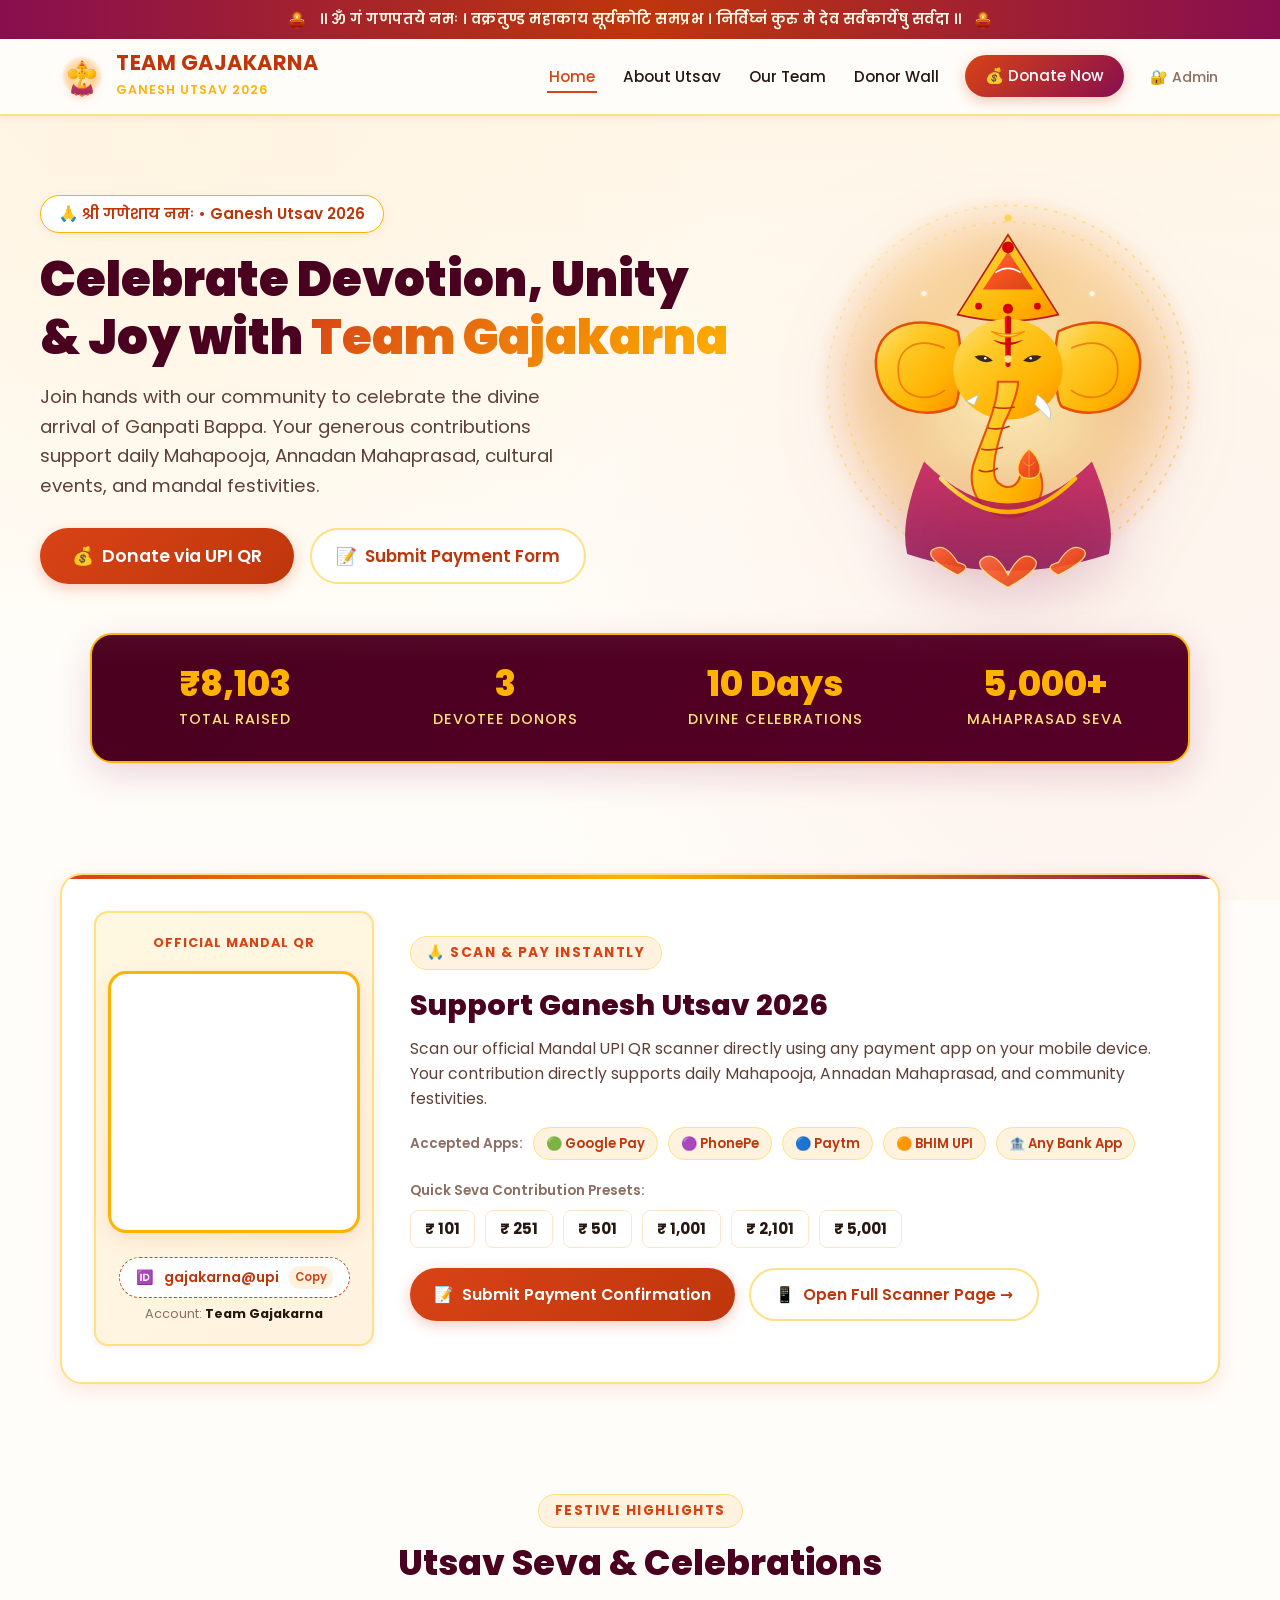
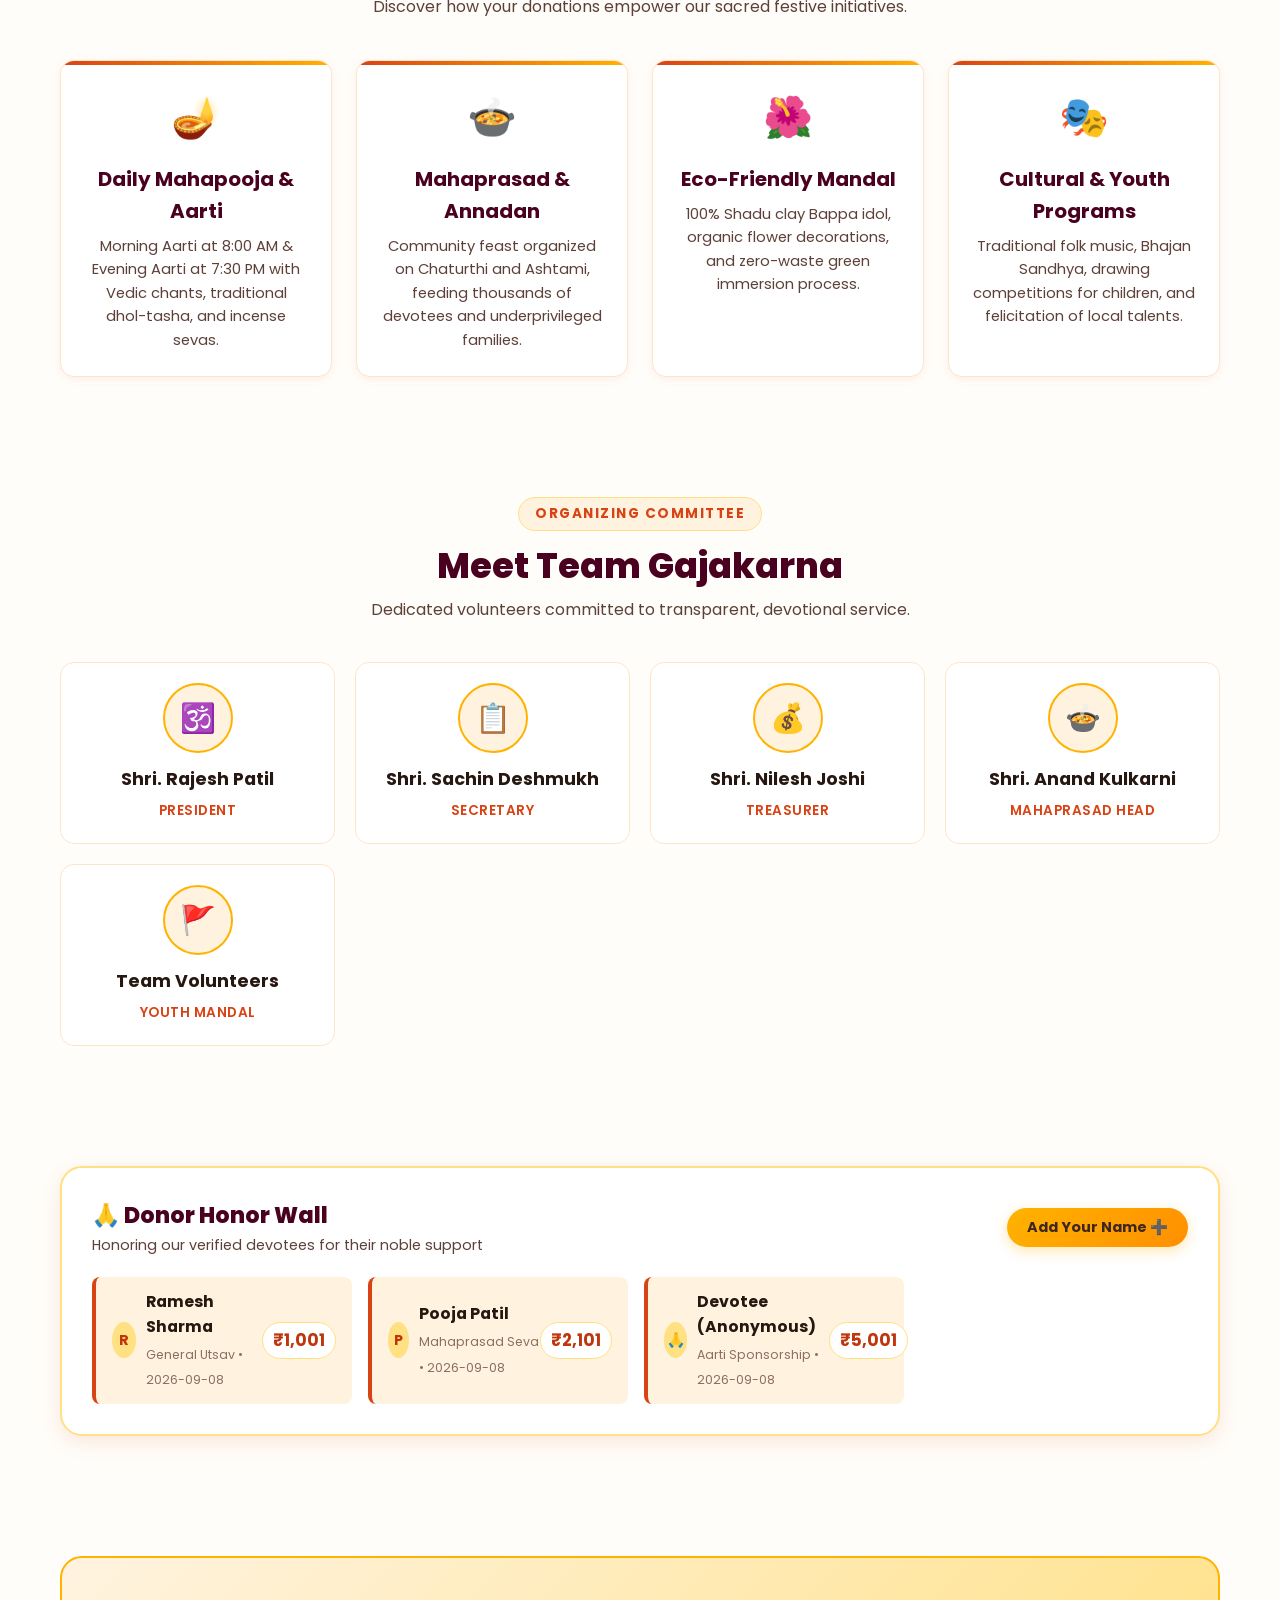
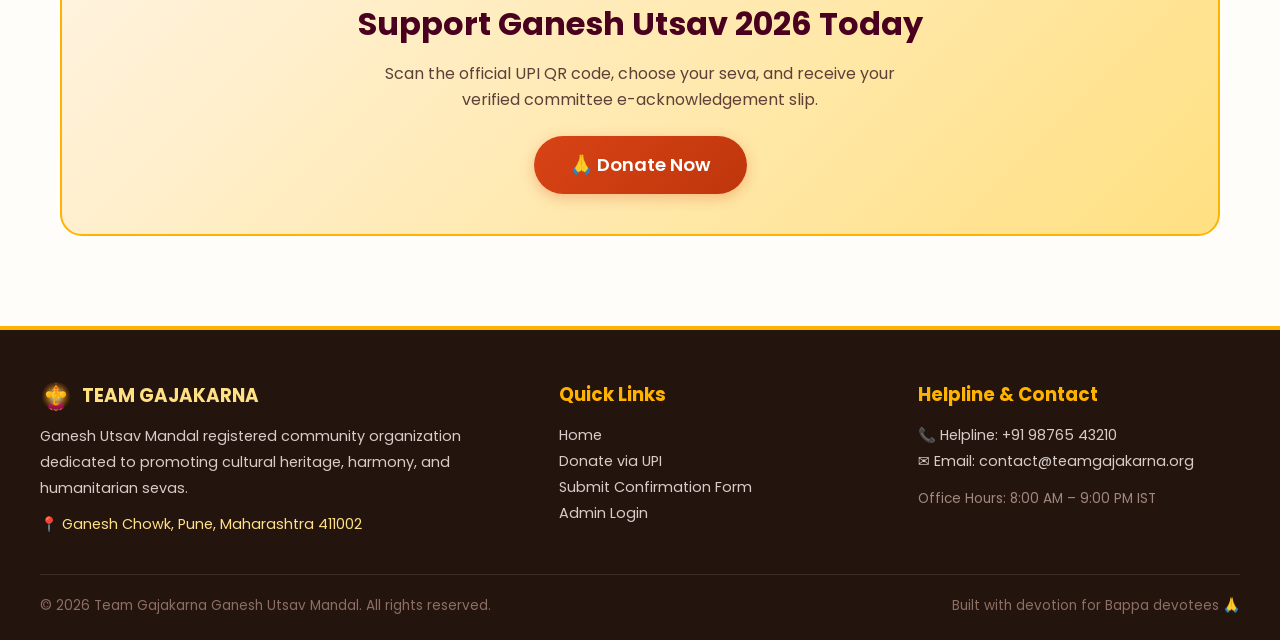
<file: index.html>
<!DOCTYPE html>
<html lang="en">
<head>
  <meta charset="UTF-8">
  <meta name="viewport" content="width=device-width, initial-scale=1.0">
  <title>Team Gajakarna | Ganesh Utsav 2026 Donation Portal</title>
  <link rel="preconnect" href="https://fonts.googleapis.com">
  <link rel="preconnect" href="https://fonts.gstatic.com" crossorigin>
  <link href="https://fonts.googleapis.com/css2?family=Cinzel:wght@600;700;800;900&family=Poppins:wght@400;500;600;700&display=swap" rel="stylesheet">
  <link rel="stylesheet" href="css/style.css">
  <link rel="icon" type="image/svg+xml" href="assets/ganesha.svg">
</head>
<body>

  <!-- Auspicious Top Shloka Bar -->
  <div class="top-shloka-bar">
    <img src="assets/diya.svg" alt="Diya" style="width: 20px; height: 20px;">
    <span class="shloka-text">॥ ॐ गं गणपतये नमः । वक्रतुण्ड महाकाय सूर्यकोटि समप्रभ । निर्विघ्नं कुरु मे देव सर्वकार्येषु सर्वदा ॥</span>
    <img src="assets/diya.svg" alt="Diya" style="width: 20px; height: 20px;">
  </div>

  <!-- Main Navigation Header -->
  <header class="main-header">
    <div class="nav-container">
      <a href="index.html" class="brand-logo">
        <img src="assets/ganesha.svg" alt="Team Gajakarna Logo" class="brand-icon">
        <div class="brand-text">
          <h1>TEAM GAJAKARNA</h1>
          <span>Ganesh Utsav 2026</span>
        </div>
      </a>

      <ul class="nav-links">
        <li><a href="index.html" class="active">Home</a></li>
        <li><a href="#about-utsav">About Utsav</a></li>
        <li><a href="#team">Our Team</a></li>
        <li><a href="#donor-wall">Donor Wall</a></li>
        <li><a href="donate.html" class="nav-cta-btn">💰 Donate Now</a></li>
        <li><a href="login.html" title="Admin Portal" style="font-size: 0.88rem; color: var(--text-muted);">🔐 Admin</a></li>
      </ul>

      <button class="mobile-menu-toggle" id="mobile-menu-btn" aria-label="Toggle Menu">☰</button>
    </div>

    <!-- Mobile Drawer -->
    <div class="mobile-drawer" id="mobile-drawer">
      <a href="index.html">🏠 Home</a>
      <a href="#about-utsav">🕉️ About Utsav</a>
      <a href="#team">👥 Our Team</a>
      <a href="#donor-wall">📜 Donor Wall</a>
      <a href="donate.html" style="color: var(--primary); font-weight: 700;">💰 Donate Now</a>
      <a href="confirmation.html">📝 Submit Payment Details</a>
      <a href="login.html">🔐 Admin Portal</a>
    </div>
  </header>

  <main>
    <!-- Festive Hero Section -->
    <section class="hero-section">
      <div class="hero-grid">
        <div class="hero-content">
          <div class="hero-badge" id="public-hero-badge">
            <span>🙏 श्री गणेशाय नमः • Ganesh Utsav 2026</span>
          </div>
          <h2 class="hero-heading" id="public-hero-heading">
            Celebrate Devotion, Unity & Joy with <span class="highlight">Team Gajakarna</span>
          </h2>
          <p class="hero-subtext" id="public-hero-subtitle">
            Join hands with our community to celebrate the divine arrival of Ganpati Bappa. Your generous contributions support daily Mahapooja, Annadan Mahaprasad, cultural events, and mandal festivities.
          </p>
          <div class="hero-ctas">
            <a href="donate.html" class="btn btn-primary" style="font-size: 1.1rem; padding: 14px 32px;">
              <span>💰</span> Donate via UPI QR
            </a>
            <a href="confirmation.html" class="btn btn-secondary" style="font-size: 1.05rem;">
              <span>📝</span> Submit Payment Form
            </a>
          </div>
        </div>

        <div class="hero-art-container">
          <div class="hero-ganesha-wrapper">
            <img src="assets/ganesha.svg" alt="Lord Ganesha" class="hero-ganesha-img">
          </div>
        </div>
      </div>
    </section>

    <!-- Live Stats / Highlights Strip -->
    <div class="container" style="padding-top: 0;">
      <div class="stats-strip">
        <div class="stats-grid">
          <div class="stat-item">
            <h3 id="stat-hero-total">₹85,500</h3>
            <p>Total Raised</p>
          </div>
          <div class="stat-item">
            <h3 id="stat-hero-donors">126</h3>
            <p>Devotee Donors</p>
          </div>
          <div class="stat-item">
            <h3>10 Days</h3>
            <p>Divine Celebrations</p>
          </div>
          <div class="stat-item">
            <h3>5,000+</h3>
            <p>Mahaprasad Seva</p>
          </div>
        </div>
      </div>
    </div>

    <!-- Official Mandal UPI Scanner Section -->
    <section class="container home-scanner-section" id="scanner-section">
      <div class="home-scanner-wrapper">
        
        <!-- Left: QR Scanner Frame -->
        <div class="home-scanner-box">
          <span style="font-size: 0.8rem; font-weight: 700; color: var(--primary); text-transform: uppercase; letter-spacing: 1px;">
            Official Mandal QR
          </span>
         <div class="qr-frame-box">
          <div id="qrcode-canvas-wrap"></div>
          <div id="qr-amount-indicator" style="margin-top: 10px; font-weight: 800; font-size: 1.1rem; color: var(--maroon);">
      
          </div>
        </div>
          <div class="upi-id-pill" id="home-btn-copy-upi" style="font-size: 0.88rem; margin-top: 6px;" title="Click to copy UPI ID">
            <span>🆔</span>
            <span id="home-display-upi-id">gajakarna@upi</span>
            <span style="font-size: 0.72rem; background: var(--bg-subtle); padding: 2px 6px; border-radius: 10px; color: var(--primary);">Copy</span>
          </div>
          <small style="color: var(--text-muted); font-size: 0.8rem; margin-top: 6px;">
            Account: <strong id="home-payee-display" style="color: var(--text-primary);">Team Gajakarna</strong>
          </small>
        </div>

        <!-- Right: Information & Payment CTAs -->
        <div class="home-scanner-content">
          <span class="section-tag">🙏 Scan & Pay Instantly</span>
          <h3>Support Ganesh Utsav 2026</h3>
          <p>
            Scan our official Mandal UPI QR scanner directly using any payment app on your mobile device. Your contribution directly supports daily Mahapooja, Annadan Mahaprasad, and community festivities.
          </p>

          <!-- Supported Apps Icons -->
          <div class="upi-apps-row">
            <span style="font-size: 0.85rem; font-weight: 600; color: var(--text-muted);">Accepted Apps:</span>
            <span class="upi-app-badge">🟢 Google Pay</span>
            <span class="upi-app-badge">🟣 PhonePe</span>
            <span class="upi-app-badge">🔵 Paytm</span>
            <span class="upi-app-badge">🟠 BHIM UPI</span>
            <span class="upi-app-badge">🏦 Any Bank App</span>
          </div>

          <!-- Quick Seva Amount Pills -->
          <div style="margin-bottom: 8px;">
            <span style="font-size: 0.85rem; font-weight: 600; color: var(--text-muted); display: block; margin-bottom: 8px;">Quick Seva Contribution Presets:</span>
            <div class="quick-amount-tags">
              <a href="donate.html?amount=101" class="quick-amt-btn">₹ 101</a>
              <a href="donate.html?amount=251" class="quick-amt-btn">₹ 251</a>
              <a href="donate.html?amount=501" class="quick-amt-btn">₹ 501</a>
              <a href="donate.html?amount=1001" class="quick-amt-btn">₹ 1,001</a>
              <a href="donate.html?amount=2101" class="quick-amt-btn">₹ 2,101</a>
              <a href="donate.html?amount=5001" class="quick-amt-btn">₹ 5,001</a>
            </div>
          </div>

          <!-- Action Buttons -->
          <div style="display: flex; gap: 14px; flex-wrap: wrap; margin-top: 14px;">
            <a href="confirmation.html" class="btn btn-primary" style="font-size: 0.98rem; padding: 12px 24px;">
              <span>📝</span> Submit Payment Confirmation
            </a>
            <a href="donate.html" class="btn btn-secondary" style="font-size: 0.98rem; padding: 12px 24px;">
              <span>📱</span> Open Full Scanner Page →
            </a>
          </div>
        </div>

      </div>
    </section>

    <!-- About Ganesh Utsav 2026 -->
    <section class="container" id="about-utsav">
      <div class="section-header">
        <span class="section-tag">Festive Highlights</span>
        <h2 class="section-title">Utsav Seva & Celebrations</h2>
        <p class="section-subtitle">Discover how your donations empower our sacred festive initiatives.</p>
      </div>

      <div class="utsav-details-grid" id="public-utsav-grid">
        <div class="utsav-card">
          <div class="utsav-card-icon">🪔</div>
          <h3>Daily Mahapooja & Aarti</h3>
          <p>Morning Aarti at 8:00 AM & Evening Aarti at 7:30 PM with Vedic chants, traditional dhol-tasha, and incense sevas.</p>
        </div>

        <div class="utsav-card">
          <div class="utsav-card-icon">🍲</div>
          <h3>Mahaprasad & Annadan</h3>
          <p>Community feast organized on Chaturthi and Ashtami, feeding thousands of devotees and underprivileged families.</p>
        </div>

        <div class="utsav-card">
          <div class="utsav-card-icon">🌺</div>
          <h3>Eco-Friendly Mandal</h3>
          <p>100% Shadu clay Bappa idol, organic flower decorations, and zero-waste green immersion process.</p>
        </div>

        <div class="utsav-card">
          <div class="utsav-card-icon">🎭</div>
          <h3>Cultural & Youth Programs</h3>
          <p>Traditional folk music, Bhajan Sandhya, drawing competitions for children, and felicitation of local talents.</p>
        </div>
      </div>
    </section>

    <!-- Committee Section -->
    <section class="container" id="team">
      <div class="section-header">
        <span class="section-tag">Organizing Committee</span>
        <h2 class="section-title">Meet Team Gajakarna</h2>
        <p class="section-subtitle">Dedicated volunteers committed to transparent, devotional service.</p>
      </div>

      <div class="team-grid" id="public-team-grid">
        <div class="team-card">
          <div class="team-avatar-box">🕉️</div>
          <h4>Shri. Rajesh Patil</h4>
          <span class="team-role">President</span>
        </div>
        <div class="team-card">
          <div class="team-avatar-box">📋</div>
          <h4>Shri. Sachin Deshmukh</h4>
          <span class="team-role">Secretary</span>
        </div>
        <div class="team-card">
          <div class="team-avatar-box">💰</div>
          <h4>Shri. Nilesh Joshi</h4>
          <span class="team-role">Treasurer</span>
        </div>
        <div class="team-card">
          <div class="team-avatar-box">🍲</div>
          <h4>Shri. Anand Kulkarni</h4>
          <span class="team-role">Mahaprasad Head</span>
        </div>
        <div class="team-card">
          <div class="team-avatar-box">🚩</div>
          <h4>Team Volunteers</h4>
          <span class="team-role">Youth Mandal</span>
        </div>
      </div>
    </section>

    <!-- Public Donor Honor Wall -->
    <section class="container" id="donor-wall">
      <div class="donor-wall-box">
        <div class="donor-wall-header">
          <div>
            <h3 style="font-size: 1.4rem; color: var(--maroon); font-weight: 800;">🙏 Donor Honor Wall</h3>
            <p style="font-size: 0.9rem; color: var(--text-secondary);">Honoring our verified devotees for their noble support</p>
          </div>
          <a href="donate.html" class="btn btn-gold" style="font-size: 0.9rem; padding: 8px 20px;">
            Add Your Name ➕
          </a>
        </div>

        <!-- Rendered dynamically by main.js -->
        <div class="donor-wall-list" id="public-donor-list">
          <div style="text-align: center; grid-column: 1/-1; padding: 20px; color: var(--text-muted);">
            Loading verified donors...
          </div>
        </div>
      </div>
    </section>

    <!-- Donation Banner CTA -->
    <section class="container" style="text-align: center; margin-bottom: 60px;">
      <div style="background: linear-gradient(135deg, #FFF3E0, #FFE082); border: 2px solid var(--accent-gold); border-radius: var(--radius-lg); padding: 40px 20px;">
        <h2 style="font-size: 2rem; color: var(--maroon); margin-bottom: 12px;">Support Ganesh Utsav 2026 Today</h2>
        <p style="color: var(--text-secondary); max-width: 550px; margin: 0 auto 24px;">Scan the official UPI QR code, choose your seva, and receive your verified committee e-acknowledgement slip.</p>
        <a href="donate.html" class="btn btn-primary" style="font-size: 1.15rem; padding: 14px 36px;">
          🙏 Donate Now
        </a>
      </div>
    </section>
  </main>

  <!-- Main Footer -->
  <footer class="main-footer">
    <div class="footer-grid">
      <div class="footer-col">
        <div style="display: flex; align-items: center; gap: 10px; margin-bottom: 12px;">
          <img src="assets/ganesha.svg" alt="Logo" style="width: 32px; height: 32px;">
          <h4 style="margin: 0; color: #FFE082;">TEAM GAJAKARNA</h4>
        </div>
        <p>Ganesh Utsav Mandal registered community organization dedicated to promoting cultural heritage, harmony, and humanitarian sevas.</p>
        <p style="margin-top: 10px; color: #FFE082;" id="public-contact-address">📍 Ganesh Chowk, Pune, Maharashtra 411002</p>
      </div>

      <div class="footer-col">
        <h4>Quick Links</h4>
        <ul>
          <li><a href="index.html">Home</a></li>
          <li><a href="donate.html">Donate via UPI</a></li>
          <li><a href="confirmation.html">Submit Confirmation Form</a></li>
          <li><a href="login.html">Admin Login</a></li>
        </ul>
      </div>

      <div class="footer-col">
        <h4>Helpline & Contact</h4>
        <p id="public-contact-helpline">📞 Helpline: +91 98765 43210</p>
        <p id="public-contact-email">✉️ Email: contact@teamgajakarna.org</p>
        <p style="margin-top: 12px; font-size: 0.85rem; color: #A1887F;" id="public-contact-hours">Office Hours: 8:00 AM – 9:00 PM IST</p>
      </div>
    </div>

    <div class="footer-bottom">
      <span>© 2026 Team Gajakarna Ganesh Utsav Mandal. All rights reserved.</span>
      <span>Built with devotion for Bappa devotees 🙏</span>
    </div>
  </footer>

  <!-- Scripts -->
  <script src="js/config.js"></script>
  <script src="js/main.js"></script>
</body>
</html>
</file>
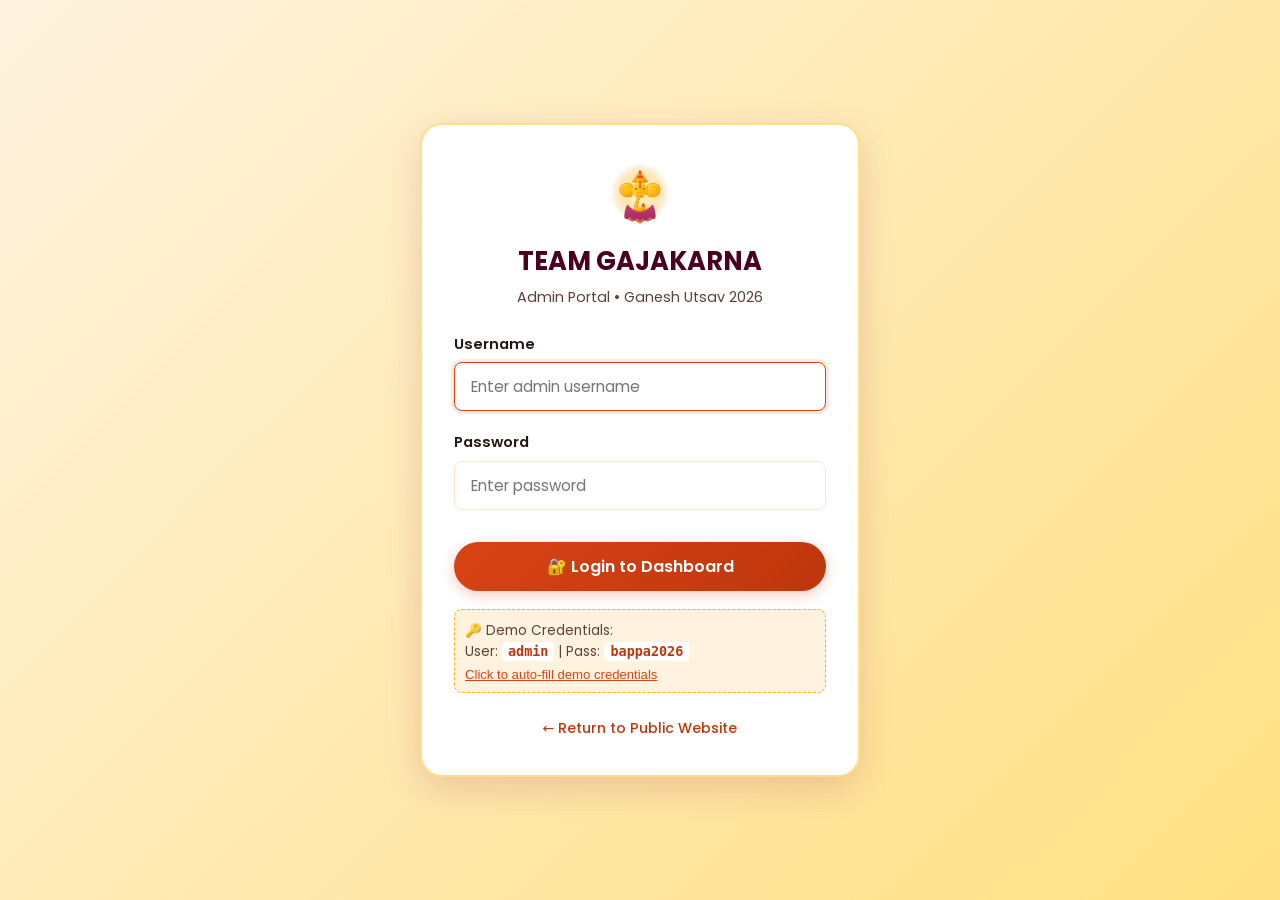
<file: admin.html>
<!DOCTYPE html>
<html lang="en">
<head>
  <meta charset="UTF-8">
  <meta name="viewport" content="width=device-width, initial-scale=1.0">
  <title>Admin Dashboard | Team Gajakarna Ganesh Utsav 2026</title>
  <link rel="preconnect" href="https://fonts.googleapis.com">
  <link rel="preconnect" href="https://fonts.gstatic.com" crossorigin>
  <link href="https://fonts.googleapis.com/css2?family=Cinzel:wght@600;700;800&family=Poppins:wght@400;500;600;700&display=swap" rel="stylesheet">
  <link rel="stylesheet" href="css/style.css">
  <link rel="stylesheet" href="css/admin.css">
  <link rel="icon" type="image/svg+xml" href="assets/ganesha.svg">
</head>
<body class="admin-body">

  <!-- Admin Sticky Navigation Bar -->
  <nav class="admin-navbar">
    <div class="admin-nav-brand">
      <img src="assets/ganesha.svg" alt="Logo" style="width: 32px; height: 32px;">
      <span style="font-weight: 700; font-size: 1.1rem; letter-spacing: 0.5px;">TEAM GAJAKARNA</span>
      <span class="admin-badge">Admin Console</span>
    </div>

    <div class="admin-user-menu">
      <a href="index.html" class="btn-nav-outline" target="_blank">
        🌐 View Public Site
      </a>
      <button type="button" class="btn-nav-outline" id="btn-open-settings">
        ⚙️ QR / UPI Settings
      </button>
      <button type="button" class="btn-logout" id="btn-admin-logout">
        🚪 Logout
      </button>
    </div>
  </nav>

  <!-- Admin Navigation Tabs -->
  <div class="admin-tabs-nav">
    <button type="button" class="admin-tab-btn active" data-tab="tab-donations">
      📊 Donations & Records
    </button>
    <button type="button" class="admin-tab-btn" data-tab="tab-cms">
      🌐 Edit Website Content (CMS)
    </button>
    <button type="button" class="admin-tab-btn" data-tab="tab-settings">
      ⚙️ Payment & QR Settings
    </button>
  </div>

  <!-- Main Admin Dashboard Container -->
  <div class="admin-container">

    <!-- ====================================================================
         TAB 1: DONATIONS MANAGEMENT
         ==================================================================== -->
    <div class="admin-tab-pane active" id="tab-donations">

      <!-- Backend Mode Indicator (Demo vs Live) -->
      <div id="backend-mode-badge"></div>

      <!-- Header & Action Row -->
      <div class="dash-header">
        <div>
          <h2>Donations & Utsav Records</h2>
          <p style="color: var(--text-secondary); font-size: 0.95rem;">
            Track devotee payments, verify bank UTRs, and manage donor acknowledgements.
          </p>
        </div>

        <div class="dash-actions">
          <button type="button" class="btn btn-secondary" id="btn-print-admin" style="font-size: 0.9rem; padding: 9px 18px;">
            🖨️ Print Summary
          </button>
          <button type="button" class="btn btn-primary" id="btn-export-csv" style="font-size: 0.9rem; padding: 9px 18px;">
            📥 Export CSV
          </button>
        </div>
      </div>

      <!-- KPI Metric Cards Grid -->
      <div class="kpi-grid">
        <div class="kpi-card kpi-total">
          <div class="kpi-icon">💰</div>
          <div class="kpi-content">
            <h4>Total Collection</h4>
            <div class="kpi-val" id="kpi-total-val">₹0</div>
          </div>
        </div>

        <div class="kpi-card kpi-donors">
          <div class="kpi-icon">👥</div>
          <div class="kpi-content">
            <h4>Verified Donors</h4>
            <div class="kpi-val" id="kpi-donors-val">0</div>
          </div>
        </div>

        <div class="kpi-card kpi-today">
          <div class="kpi-icon">📅</div>
          <div class="kpi-content">
            <h4>Today's Collection</h4>
            <div class="kpi-val" id="kpi-today-val">₹0</div>
          </div>
        </div>

        <div class="kpi-card kpi-pending">
          <div class="kpi-icon">⏳</div>
          <div class="kpi-content">
            <h4>Pending Verification</h4>
            <div class="kpi-val" id="kpi-pending-val">0</div>
          </div>
        </div>
      </div>

      <!-- Filters & Search Control Bar -->
      <div class="table-controls-card">
        <div class="search-box">
          <span class="search-icon">🔍</span>
          <input type="text" id="admin-search-input" placeholder="Search by Donor Name, Mobile, UTR, or ID...">
        </div>

        <div class="filters-row">
          <div>
            <label style="font-size: 0.8rem; font-weight: 600; color: var(--text-muted); display: block;">Status:</label>
            <select id="admin-filter-status" class="filter-select">
              <option value="All">All Statuses</option>
              <option value="Pending">Pending</option>
              <option value="Verified">Verified</option>
              <option value="Rejected">Rejected</option>
            </select>
          </div>

          <div>
            <label style="font-size: 0.8rem; font-weight: 600; color: var(--text-muted); display: block;">Category:</label>
            <select id="admin-filter-category" class="filter-select">
              <option value="All">All Categories</option>
              <option value="General Utsav">General Utsav</option>
              <option value="Mahaprasad Seva">Mahaprasad Seva</option>
              <option value="Flower Decoration">Flower Decoration</option>
              <option value="Aarti Sponsorship">Aarti Sponsorship</option>
              <option value="Cultural Programs">Cultural Programs</option>
            </select>
          </div>
        </div>
      </div>

      <!-- Donation Records Table -->
      <div class="table-card">
        <div style="padding: 12px 20px; border-bottom: 1px solid #EEE; display: flex; justify-content: space-between; align-items: center;">
          <span style="font-weight: 600; font-size: 0.92rem; color: var(--text-secondary);" id="admin-record-count">Loading records...</span>
          <small style="color: var(--text-muted);">Tip: Click screenshot thumbnail to zoom proof</small>
        </div>

        <div class="table-responsive">
          <table class="donation-table">
            <thead>
              <tr>
                <th>ID</th>
                <th>Date & Time</th>
                <th>Donor Name</th>
                <th>Mobile</th>
                <th>Amount</th>
                <th>Seva Category</th>
                <th>UTR / Ref No</th>
                <th style="text-align: center;">Proof</th>
                <th>Status</th>
                <th>Actions</th>
              </tr>
            </thead>
            <tbody id="donation-table-body">
              <!-- Rendered by admin.js -->
            </tbody>
          </table>
        </div>
      </div>
    </div>

    <!-- ====================================================================
         TAB 2: EDIT WEBSITE CONTENT (CMS)
         ==================================================================== -->
    <div class="admin-tab-pane" id="tab-cms">
      <div class="dash-header">
        <div>
          <h2>🌐 Public Website Content Editor</h2>
          <p style="color: var(--text-secondary); font-size: 0.95rem;">
            Edit all public website titles, festival dates, Aarti timings, and committee roster. Changes reflect immediately on the live website.
          </p>
        </div>
        <div class="dash-actions">
          <a href="index.html" target="_blank" class="btn btn-secondary" style="font-size: 0.9rem; padding: 9px 18px;">
            👁️ Preview Website
          </a>
        </div>
      </div>

      <form id="cms-editor-form">

        <!-- 1. Top Shloka Bar -->
        <div class="cms-card">
          <div class="cms-card-header">
            <h3>📜 1. Top Announcement & Sanskrit Shloka Bar</h3>
            <span style="font-size: 0.8rem; color: var(--text-muted);">Shown on the very top of all pages</span>
          </div>
          <div class="cms-card-body">
            <div class="form-group">
              <label class="form-label">Top Banner Text / Shloka</label>
              <textarea id="cms-top-shloka" class="form-control" rows="2" required></textarea>
              <small style="color: var(--text-muted); font-size: 0.78rem;">e.g. Sanskrit prayer, darshan timings announcement, or festive greetings.</small>
            </div>
          </div>
        </div>

        <!-- 2. Hero Section -->
        <div class="cms-card">
          <div class="cms-card-header">
            <h3>🚩 2. Hero Banner & Festival Information</h3>
            <span style="font-size: 0.8rem; color: var(--text-muted);">Main section visitors see first</span>
          </div>
          <div class="cms-card-body">
            <div class="form-row-2">
              <div class="form-group">
                <label class="form-label">Top Badge / Tagline</label>
                <input type="text" id="cms-hero-badge" class="form-control" required>
              </div>
              <div class="form-group">
                <label class="form-label">Festival Dates</label>
                <input type="text" id="cms-festival-dates" class="form-control" required>
              </div>
            </div>

            <div class="form-row-2">
              <div class="form-group">
                <label class="form-label">Heading Prefix</label>
                <input type="text" id="cms-hero-prefix" class="form-control" required>
              </div>
              <div class="form-group">
                <label class="form-label">Heading Highlight (Gold)</label>
                <input type="text" id="cms-hero-highlight" class="form-control" required>
              </div>
            </div>

            <div class="form-group">
              <label class="form-label">Hero Description / Invitation Text</label>
              <textarea id="cms-hero-subtitle" class="form-control" rows="3" required></textarea>
            </div>
          </div>
        </div>

        <!-- 3. Utsav Seva & Aarti Schedule Cards -->
        <div class="cms-card">
          <div class="cms-card-header">
            <h3>🪔 3. Utsav Seva & Event Highlights (4 Schedule Cards)</h3>
            <span style="font-size: 0.8rem; color: var(--text-muted);">Aarti times, Mahaprasad, Green Visarjan, Cultural</span>
          </div>
          <div class="cms-card-body">
            <div class="form-row-2">
              <!-- Card 1 -->
              <div class="form-group" style="background: #FFFDF9; border: 1px solid #FFE4CC; padding: 14px; border-radius: 8px;">
                <label class="form-label">🪔 Card 1: Aarti & Mahapooja</label>
                <input type="text" id="cms-card1-title" class="form-control" style="margin-bottom: 8px;" placeholder="Card Title" required>
                <textarea id="cms-card1-desc" class="form-control" rows="3" placeholder="Description & timings" required></textarea>
              </div>
              <!-- Card 2 -->
              <div class="form-group" style="background: #FFFDF9; border: 1px solid #FFE4CC; padding: 14px; border-radius: 8px;">
                <label class="form-label">🍲 Card 2: Mahaprasad & Annadan</label>
                <input type="text" id="cms-card2-title" class="form-control" style="margin-bottom: 8px;" placeholder="Card Title" required>
                <textarea id="cms-card2-desc" class="form-control" rows="3" placeholder="Description & days" required></textarea>
              </div>
            </div>

            <div class="form-row-2" style="margin-top: 12px;">
              <!-- Card 3 -->
              <div class="form-group" style="background: #FFFDF9; border: 1px solid #FFE4CC; padding: 14px; border-radius: 8px;">
                <label class="form-label">🌺 Card 3: Mandal & Decoration</label>
                <input type="text" id="cms-card3-title" class="form-control" style="margin-bottom: 8px;" placeholder="Card Title" required>
                <textarea id="cms-card3-desc" class="form-control" rows="3" placeholder="Description" required></textarea>
              </div>
              <!-- Card 4 -->
              <div class="form-group" style="background: #FFFDF9; border: 1px solid #FFE4CC; padding: 14px; border-radius: 8px;">
                <label class="form-label">🎭 Card 4: Cultural & Youth Seva</label>
                <input type="text" id="cms-card4-title" class="form-control" style="margin-bottom: 8px;" placeholder="Card Title" required>
                <textarea id="cms-card4-desc" class="form-control" rows="3" placeholder="Description" required></textarea>
              </div>
            </div>
          </div>
        </div>

        <!-- 4. Committee Members Section -->
        <div class="cms-card">
          <div class="cms-card-header">
            <h3>👥 4. Organizing Committee Members</h3>
            <button type="button" class="btn btn-secondary" id="btn-add-committee-row" style="font-size: 0.85rem; padding: 6px 14px;">
              ➕ Add Member
            </button>
          </div>
          <div class="cms-card-body">
            <p style="font-size: 0.88rem; color: var(--text-secondary); margin-bottom: 14px;">
              Manage the organizing committee cards displayed on the public home page.
            </p>
            <div id="cms-committee-container" class="cms-members-list">
              <!-- Dynamically populated by admin.js -->
            </div>
          </div>
        </div>

        <!-- 5. Venue, Contact & Helpline Info -->
        <div class="cms-card">
          <div class="cms-card-header">
            <h3>📍 5. Venue, Helpline & Contact Info</h3>
            <span style="font-size: 0.8rem; color: var(--text-muted);">Footer & Mandir office details</span>
          </div>
          <div class="cms-card-body">
            <div class="form-row-2">
              <div class="form-group">
                <label class="form-label">Mandal Address / Location</label>
                <input type="text" id="cms-contact-address" class="form-control" required>
              </div>
              <div class="form-group">
                <label class="form-label">Helpline Phone Number</label>
                <input type="text" id="cms-contact-helpline" class="form-control" required>
              </div>
            </div>

            <div class="form-row-2">
              <div class="form-group">
                <label class="form-label">Contact Email</label>
                <input type="email" id="cms-contact-email" class="form-control" required>
              </div>
              <div class="form-group">
                <label class="form-label">Office & Darshan Hours</label>
                <input type="text" id="cms-contact-hours" class="form-control" required>
              </div>
            </div>
          </div>
        </div>

        <!-- Sticky Actions Bar -->
        <div class="cms-actions-bar">
          <button type="button" class="btn-tbl-action" id="btn-reset-cms-default" style="color: #C62828;">
            🔄 Reset All to Default
          </button>
          <div style="display: flex; gap: 12px;">
            <a href="index.html" target="_blank" class="btn btn-secondary">
              👁️ Preview Changes
            </a>
            <button type="submit" class="btn btn-primary" style="padding: 12px 28px;">
              💾 Save Website Content
            </button>
          </div>
        </div>

      </form>
    </div>

    <!-- ====================================================================
         TAB 3: PAYMENT & QR SETTINGS
         ==================================================================== -->
    <div class="admin-tab-pane" id="tab-settings">
      <div class="dash-header">
        <div>
          <h2>⚙️ Payment & UPI QR Settings</h2>
          <p style="color: var(--text-secondary); font-size: 0.95rem;">
            Configure your Mandal's UPI ID, Payee Name, default payment notes, and Google Sheets connection.
          </p>
        </div>
      </div>

      <div class="cms-card" style="max-width: 780px;">
        <div class="cms-card-header">
          <h3>💳 Mandal UPI Details</h3>
        </div>
        <div class="cms-card-body">
          <form id="tab-settings-form">
            <div class="form-group">
              <label class="form-label">Mandal Official UPI ID</label>
              <input type="text" id="tab-setting-upi-id" class="form-control" required>
            </div>

            <div class="form-group">
              <label class="form-label">Payee / Account Name</label>
              <input type="text" id="tab-setting-payee-name" class="form-control" required>
            </div>

            <div class="form-group">
              <label class="form-label">Default UPI Note / Transaction Remark</label>
              <input type="text" id="tab-setting-default-note" class="form-control">
            </div>

            <div class="form-group">
              <label class="form-label">Mandal UPI Scanner / QR Code Image</label>
              
              <!-- Drag and Drop / Upload Dropzone -->
              <div class="qr-dropzone" id="tab-qr-dropzone">
                <div style="font-size: 2.2rem; margin-bottom: 6px;">📷</div>
                <p style="font-weight: 600; color: var(--primary-dark); font-size: 0.95rem; margin-bottom: 4px;">
                  Click to upload or Drag & Drop Mandal QR Scanner Image
                </p>
                <small style="color: var(--text-muted);">
                  Supports JPG, PNG, WebP. Displayed on public donation page.
                </small>
                <input type="file" id="tab-qr-file-input" accept="image/*" style="display: none;">
              </div>

              <!-- Uploaded QR Preview Card -->
              <div class="qr-preview-box" id="tab-qr-preview-box" style="display: none;">
                <div style="display: flex; align-items: center; gap: 14px;">
                  <img src="" alt="Scanner Preview" id="tab-qr-preview-img" style="width: 72px; height: 72px; object-fit: contain; border-radius: 8px; border: 1.5px solid #DDD; background: #FFF; padding: 2px;">
                  <div>
                    <strong style="color: var(--primary-dark); font-size: 0.95rem; display: block;">Mandal Scanner Image Active</strong>
                    <small style="color: #2E7D32; font-weight: 600;">✓ Ready for public donation page</small>
                  </div>
                </div>
                <button type="button" class="btn-tbl-action btn-del" id="tab-btn-remove-qr" title="Remove custom scanner image and restore dynamic QR generator">
                  🗑️ Remove Scanner
                </button>
              </div>

              <input type="hidden" id="tab-setting-custom-qr">

              <div style="margin-top: 8px;">
                <details style="font-size: 0.82rem; color: var(--text-muted); cursor: pointer;">
                  <summary>Or paste an image URL instead</summary>
                  <input type="url" id="tab-setting-custom-qr-url" class="form-control" placeholder="https://example.com/mandal-scanner.png" style="margin-top: 6px; font-size: 0.85rem;">
                </details>
              </div>
            </div>

            <hr style="margin: 24px 0; border: none; border-top: 1px solid #EEE;">

            <div class="form-group">
              <label class="form-label">Google Apps Script Web App URL (Live Database)</label>
              <input type="url" id="tab-setting-appscript-url" class="form-control" placeholder="https://script.google.com/macros/s/.../exec">
              <small style="color: var(--text-muted); font-size: 0.78rem;">
                Leave blank for <strong>Local Demo Mode</strong>. Paste your Apps Script deployment URL to connect live Google Sheets!
              </small>
            </div>

            <button type="submit" class="btn btn-primary" style="margin-top: 12px; padding: 12px 28px;">
              💾 Save Payment Settings
            </button>
          </form>
        </div>
      </div>
    </div>

  </div>

  <!-- Modal: Edit Donation Record -->
  <div class="admin-modal-overlay" id="edit-record-modal">
    <div class="admin-modal-box">
      <div class="admin-modal-header">
        <h3 id="edit-modal-title">Edit Donation Record</h3>
        <button type="button" class="close-modal-btn" onclick="closeEditModal()">✕</button>
      </div>

      <form id="admin-edit-record-form">
        <div class="admin-modal-body">
          <input type="hidden" id="edit-record-id">

          <div class="form-group">
            <label class="form-label">Verification Status</label>
            <select id="edit-status" class="form-control" style="font-weight: 700;">
              <option value="Pending">Pending</option>
              <option value="Verified">Verified (Bank Confirmed)</option>
              <option value="Rejected">Rejected (Invalid/Failed)</option>
            </select>
          </div>

          <div class="form-row-2">
            <div class="form-group">
              <label class="form-label">Donor Name</label>
              <input type="text" id="edit-name" class="form-control" required>
            </div>
            <div class="form-group">
              <label class="form-label">Mobile Number</label>
              <input type="tel" id="edit-mobile" class="form-control" required>
            </div>
          </div>

          <div class="form-row-2">
            <div class="form-group">
              <label class="form-label">Amount (₹)</label>
              <input type="number" id="edit-amount" class="form-control" required>
            </div>
            <div class="form-group">
              <label class="form-label">Category</label>
              <select id="edit-category" class="form-control">
                <option value="General Utsav">General Utsav</option>
                <option value="Mahaprasad Seva">Mahaprasad Seva</option>
                <option value="Flower Decoration">Flower Decoration</option>
                <option value="Aarti Sponsorship">Aarti Sponsorship</option>
                <option value="Cultural Programs">Cultural Programs</option>
              </select>
            </div>
          </div>

          <div class="form-group">
            <label class="form-label">Transaction ID / UTR</label>
            <input type="text" id="edit-utr" class="form-control" required>
          </div>

          <div class="form-group">
            <label class="form-label">Admin Notes / Remarks</label>
            <textarea id="edit-notes" class="form-control" rows="3" placeholder="e.g. Verified with HDFC Bank Statement on 08-09-2026"></textarea>
          </div>
        </div>

        <div class="admin-modal-footer">
          <button type="button" class="btn btn-secondary" onclick="closeEditModal()">Cancel</button>
          <button type="submit" class="btn btn-primary">Save Changes</button>
        </div>
      </form>
    </div>
  </div>

  <!-- Modal: Screenshot Proof Lightbox -->
  <div class="admin-modal-overlay" id="lightbox-modal">
    <div class="admin-modal-box lightbox-modal" style="max-width: 720px;">
      <div class="admin-modal-header">
        <h3 id="lightbox-caption">Payment Proof</h3>
        <button type="button" class="close-modal-btn" onclick="closeLightbox()">✕</button>
      </div>
      <div class="admin-modal-body" style="padding: 16px;">
        <img src="" alt="Proof Preview" id="lightbox-img" class="lightbox-img">
      </div>
      <div class="admin-modal-footer">
        <button type="button" class="btn btn-secondary" onclick="closeLightbox()">Close</button>
      </div>
    </div>
  </div>

  <!-- Modal: Payment & QR Settings -->
  <div class="admin-modal-overlay" id="settings-modal">
    <div class="admin-modal-box">
      <div class="admin-modal-header">
        <h3>⚙️ Payment & QR Settings</h3>
        <button type="button" class="close-modal-btn" onclick="closeSettingsModal()">✕</button>
      </div>

      <form id="settings-form">
        <div class="admin-modal-body">
          <p style="font-size: 0.88rem; color: var(--text-secondary); margin-bottom: 16px;">
            Changes here automatically update the public UPI QR code and payment instructions on <code>donate.html</code>.
          </p>

          <div class="form-group">
            <label class="form-label">Mandal UPI ID</label>
            <input type="text" id="setting-upi-id" class="form-control" placeholder="e.g. gajakarna@upi" required>
          </div>

          <div class="form-group">
            <label class="form-label">Account / Payee Name</label>
            <input type="text" id="setting-payee-name" class="form-control" placeholder="e.g. Team Gajakarna" required>
          </div>

          <div class="form-group">
            <label class="form-label">Default UPI Note / Transaction Remark</label>
            <input type="text" id="setting-default-note" class="form-control" placeholder="e.g. Ganesh Utsav 2026 Donation">
          </div>

          <div class="form-group">
            <label class="form-label">Mandal UPI Scanner / QR Code Image</label>
            
            <div class="qr-dropzone" id="modal-qr-dropzone">
              <div style="font-size: 2rem; margin-bottom: 4px;">📷</div>
              <p style="font-weight: 600; color: var(--primary-dark); font-size: 0.92rem; margin-bottom: 2px;">
                Click to upload or Drag & Drop QR Scanner
              </p>
              <small style="color: var(--text-muted);">Supports JPG, PNG, WebP</small>
              <input type="file" id="modal-qr-file-input" accept="image/*" style="display: none;">
            </div>

            <div class="qr-preview-box" id="modal-qr-preview-box" style="display: none;">
              <div style="display: flex; align-items: center; gap: 12px;">
                <img src="" alt="Scanner Preview" id="modal-qr-preview-img" style="width: 60px; height: 60px; object-fit: contain; border-radius: 6px; border: 1px solid #DDD; background: #FFF;">
                <div>
                  <strong style="color: var(--primary-dark); font-size: 0.9rem; display: block;">Scanner Image Active</strong>
                  <small style="color: #2E7D32; font-weight: 600;">✓ Ready</small>
                </div>
              </div>
              <button type="button" class="btn-tbl-action btn-del" id="modal-btn-remove-qr" title="Remove Scanner">
                🗑️ Remove
              </button>
            </div>

            <input type="hidden" id="setting-custom-qr">
          </div>

          <hr style="margin: 20px 0; border: none; border-top: 1px solid #EEE;">

          <div class="form-group">
            <label class="form-label">Google Apps Script Web App URL</label>
            <input type="url" id="setting-appscript-url" class="form-control" placeholder="https://script.google.com/macros/s/.../exec">
            <small style="color: var(--text-muted); font-size: 0.78rem;">
              Leave blank to run in <strong>Local Demo Mode</strong>. Paste your deployed Web App URL here to sync live with Google Sheets!
            </small>
          </div>

          <div style="margin-top: 16px; padding-top: 12px; border-top: 1px dashed #DDD;">
            <button type="button" class="btn-tbl-action" id="btn-reset-demo-data" style="color: #C62828;">
              🔄 Reset Demo Records
            </button>
          </div>
        </div>

        <div class="admin-modal-footer">
          <button type="button" class="btn btn-secondary" onclick="closeSettingsModal()">Cancel</button>
          <button type="submit" class="btn btn-primary">Save Settings</button>
        </div>
      </form>
    </div>
  </div>

  <!-- Scripts -->
  <script src="js/config.js"></script>
  <script src="js/main.js"></script>
  <script src="js/admin.js"></script>
</body>
</html>
</file>
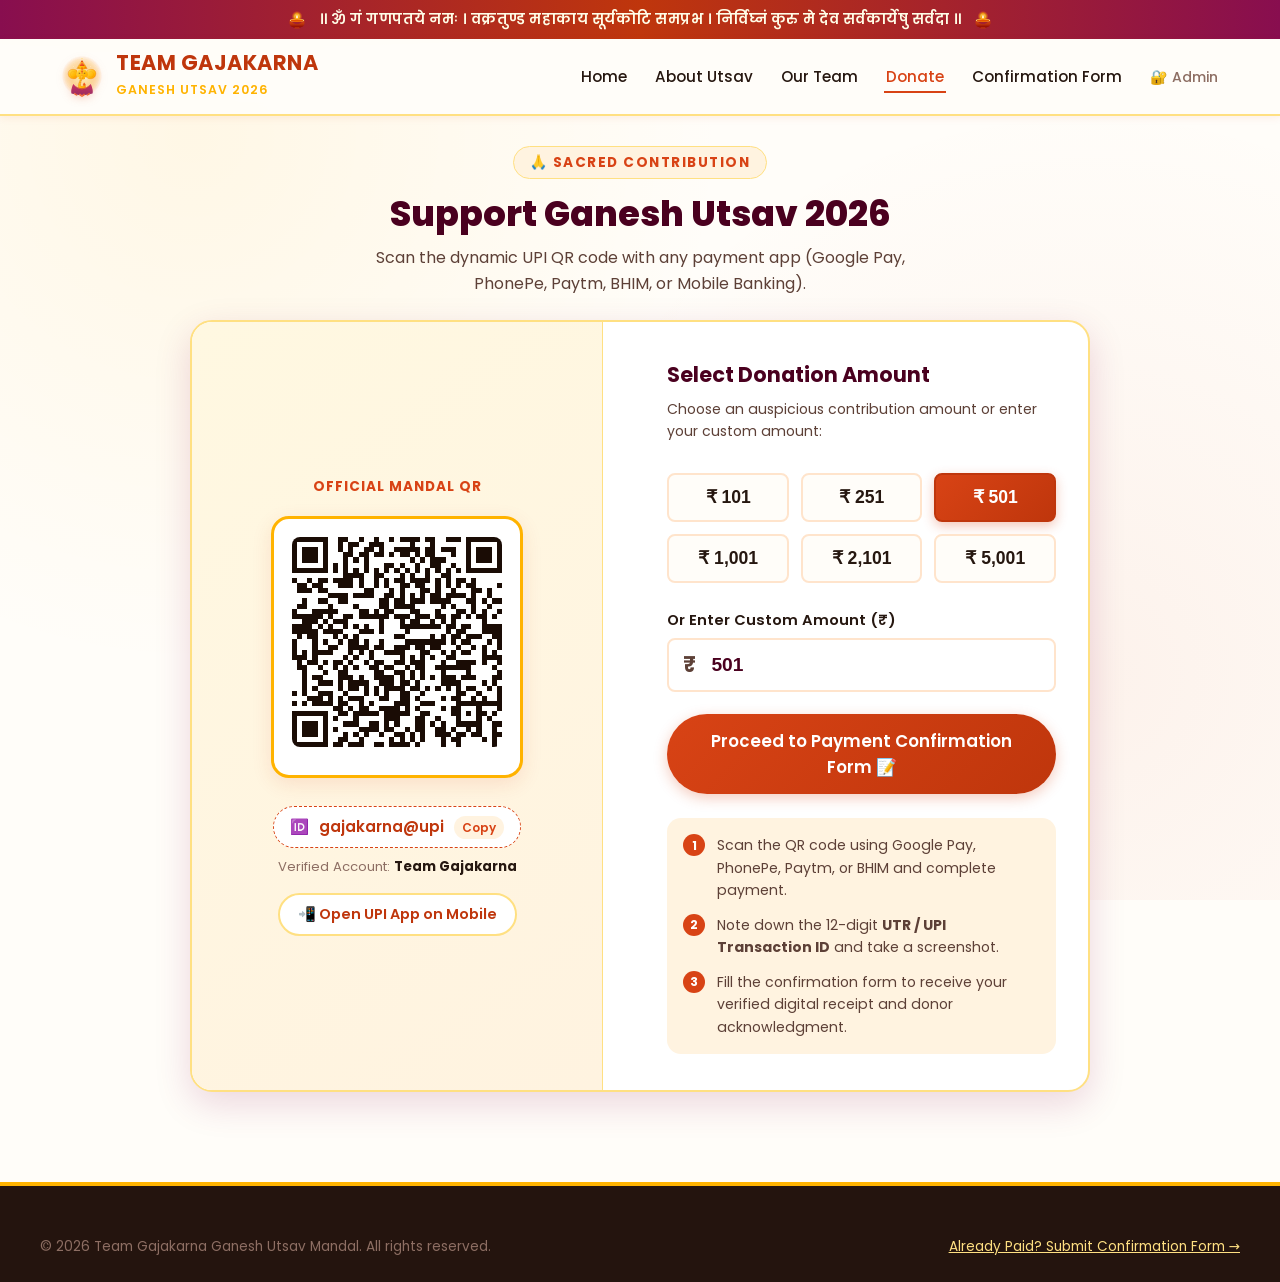
<file: donate.html>
<!DOCTYPE html>
<html lang="en">
<head>
  <meta charset="UTF-8">
  <meta name="viewport" content="width=device-width, initial-scale=1.0">
  <title>Donate via UPI QR | Team Gajakarna Ganesh Utsav 2026</title>
  <link rel="preconnect" href="https://fonts.googleapis.com">
  <link rel="preconnect" href="https://fonts.gstatic.com" crossorigin>
  <link href="https://fonts.googleapis.com/css2?family=Cinzel:wght@600;700;800;900&family=Poppins:wght@400;500;600;700&display=swap" rel="stylesheet">
  <link rel="stylesheet" href="css/style.css">
  <link rel="icon" type="image/svg+xml" href="assets/ganesha.svg">
</head>
<body>

  <!-- Auspicious Top Shloka Bar -->
  <div class="top-shloka-bar">
    <img src="assets/diya.svg" alt="Diya" style="width: 20px; height: 20px;">
    <span class="shloka-text">॥ ॐ श्री गणेशाय नमः । दानेन भूतानि वशीभवन्ति दानेन वैराण्यपि यान्ति नाशम् ॥</span>
    <img src="assets/diya.svg" alt="Diya" style="width: 20px; height: 20px;">
  </div>

  <!-- Header -->
  <header class="main-header">
    <div class="nav-container">
      <a href="index.html" class="brand-logo">
        <img src="assets/ganesha.svg" alt="Team Gajakarna Logo" class="brand-icon">
        <div class="brand-text">
          <h1>TEAM GAJAKARNA</h1>
          <span>Ganesh Utsav 2026</span>
        </div>
      </a>

      <ul class="nav-links">
        <li><a href="index.html">Home</a></li>
        <li><a href="index.html#about-utsav">About Utsav</a></li>
        <li><a href="index.html#team">Our Team</a></li>
        <li><a href="donate.html" class="active">Donate</a></li>
        <li><a href="confirmation.html">Confirmation Form</a></li>
        <li><a href="login.html" style="font-size: 0.88rem; color: var(--text-muted);">🔐 Admin</a></li>
      </ul>

      <button class="mobile-menu-toggle" id="mobile-menu-btn" aria-label="Toggle Menu">☰</button>
    </div>

    <div class="mobile-drawer" id="mobile-drawer">
      <a href="index.html">🏠 Home</a>
      <a href="donate.html" style="color: var(--primary); font-weight: 700;">💰 Donate</a>
      <a href="confirmation.html">📝 Submit Confirmation</a>
      <a href="login.html">🔐 Admin Portal</a>
    </div>
  </header>

  <main class="container">
    <div class="section-header" style="margin-bottom: 24px;">
      <span class="section-tag">🙏 Sacred Contribution</span>
      <h2 class="section-title">Support Ganesh Utsav 2026</h2>
      <p class="section-subtitle">
        Scan the dynamic UPI QR code with any payment app (Google Pay, PhonePe, Paytm, BHIM, or Mobile Banking).
      </p>
    </div>

    <!-- Donation Main Card -->
    <div class="donation-wrapper">
      
      <!-- Left Column: Dynamic QR Scanner -->
      <div class="donation-left">
        <span style="font-size: 0.85rem; font-weight: 700; color: var(--primary); text-transform: uppercase; letter-spacing: 1px;">
          Official Mandal QR
        </span>

        <div class="qr-frame-box">
          <div id="qrcode-canvas-wrap"></div>
          <div id="qr-amount-indicator" style="margin-top: 10px; font-weight: 800; font-size: 1.1rem; color: var(--maroon);">
      
          </div>
        </div>

        <!-- UPI ID with Copy Button -->
        <div class="upi-id-pill" id="btn-copy-upi" title="Click to copy UPI ID">
          <span>🆔</span>
          <span id="display-upi-id">gajakarna@upi</span>
          <span style="font-size: 0.75rem; background: var(--bg-subtle); padding: 2px 8px; border-radius: 12px; color: var(--primary);">Copy</span>
        </div>

        <p style="font-size: 0.82rem; color: var(--text-muted); margin-top: 8px;">
          Verified Account: <strong id="display-payee-name" style="color: var(--text-primary);">Team Gajakarna</strong>
        </p>

        <!-- Mobile UPI App Direct Link -->
        <a href="upi://pay" id="btn-pay-upi-app" class="btn btn-secondary" style="margin-top: 16px; font-size: 0.9rem; padding: 8px 18px; border-radius: 50px;">
          📲 Open UPI App on Mobile
        </a>
      </div>

      <!-- Right Column: Amount Selection & Next Steps -->
      <div class="donation-right">
        <h3 style="font-size: 1.3rem; color: var(--maroon); margin-bottom: 6px;">Select Donation Amount</h3>
        <p style="font-size: 0.88rem; color: var(--text-secondary); margin-bottom: 12px;">
          Choose an auspicious contribution amount or enter your custom amount:
        </p>

        <!-- Preset Amount Pills -->
        <div class="preset-amounts-grid">
          <button type="button" class="preset-btn" data-amount="101">₹ 101</button>
          <button type="button" class="preset-btn" data-amount="251">₹ 251</button>
          <button type="button" class="preset-btn active" data-amount="501">₹ 501</button>
          <button type="button" class="preset-btn" data-amount="1001">₹ 1,001</button>
          <button type="button" class="preset-btn" data-amount="2101">₹ 2,101</button>
          <button type="button" class="preset-btn" data-amount="5001">₹ 5,001</button>
        </div>

        <!-- Custom Amount -->
        <label for="custom-amount-input" class="form-label" style="margin-top: 8px;">Or Enter Custom Amount (₹)</label>
        <div class="custom-amount-input">
          <span class="currency-symbol">₹</span>
          <input type="number" id="custom-amount-input" min="1" placeholder="Enter custom amount">
        </div>

        <!-- Next Action Button -->
        <button type="button" id="btn-proceed-confirm" class="btn btn-primary btn-block" style="font-size: 1.05rem; padding: 14px 20px;">
          Proceed to Payment Confirmation Form 📝
        </button>

        <!-- 3-Step Simple Guide -->
        <div class="pay-steps-box">
          <div class="pay-step">
            <span class="step-num">1</span>
            <span>Scan the QR code using Google Pay, PhonePe, Paytm, or BHIM and complete payment.</span>
          </div>
          <div class="pay-step">
            <span class="step-num">2</span>
            <span>Note down the 12-digit <strong>UTR / UPI Transaction ID</strong> and take a screenshot.</span>
          </div>
          <div class="pay-step">
            <span class="step-num">3</span>
            <span>Fill the confirmation form to receive your verified digital receipt and donor acknowledgment.</span>
          </div>
        </div>

      </div>

    </div>
  </main>

  <!-- Footer -->
  <footer class="main-footer" style="margin-top: 60px;">
    <div class="footer-bottom" style="border: none; padding: 0;">
      <span>© 2026 Team Gajakarna Ganesh Utsav Mandal. All rights reserved.</span>
      <a href="confirmation.html" style="color: #FFE082;">Already Paid? Submit Confirmation Form →</a>
    </div>
  </footer>

  <!-- Scripts -->
  <script src="assets/qrcode.min.js"></script>
  <script src="js/config.js"></script>
  <script src="js/main.js"></script>
  <script src="js/donate.js"></script>
</body>
</html>
</file>
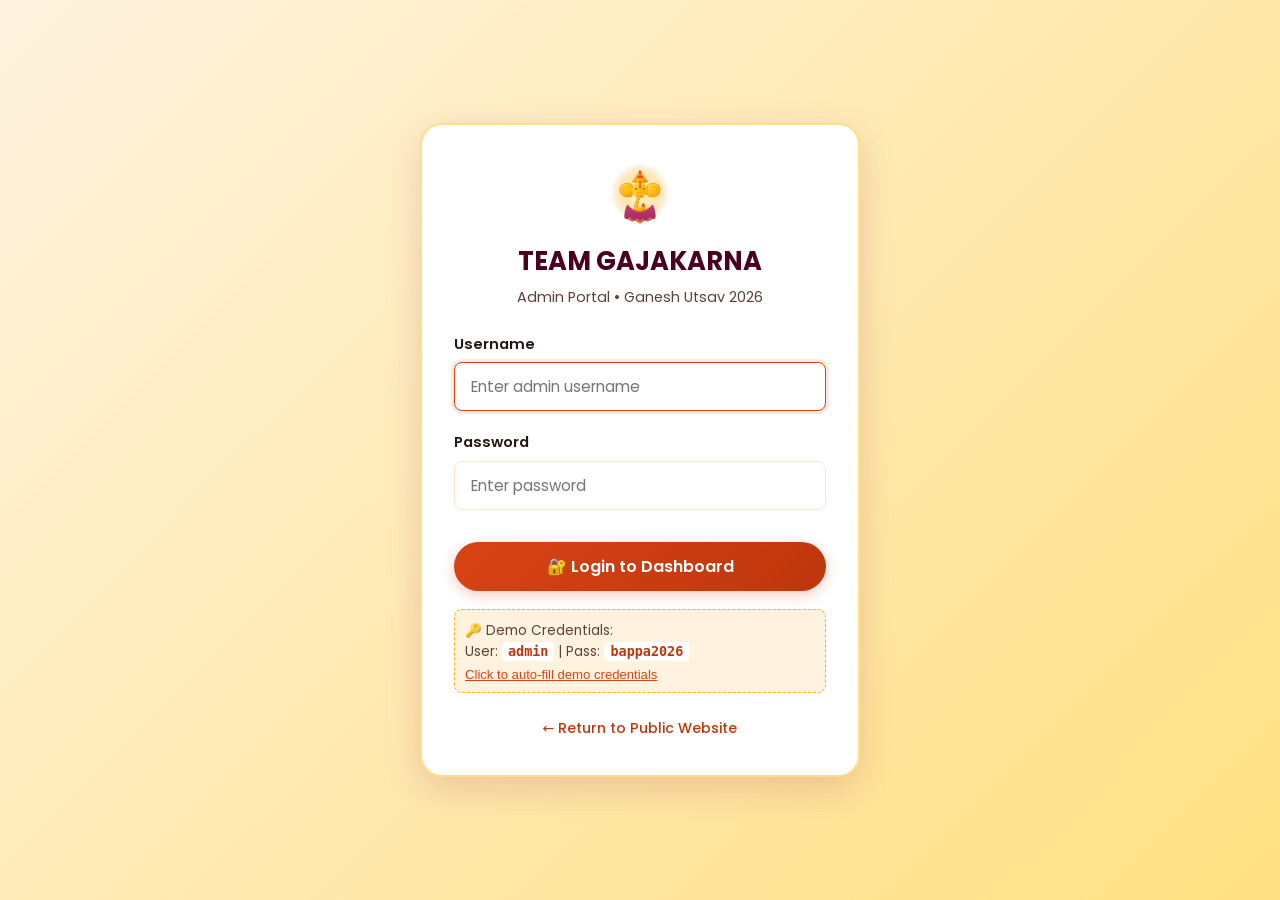
<file: login.html>
<!DOCTYPE html>
<html lang="en">
<head>
  <meta charset="UTF-8">
  <meta name="viewport" content="width=device-width, initial-scale=1.0">
  <title>Admin Login | Team Gajakarna Ganesh Utsav</title>
  <link rel="preconnect" href="https://fonts.googleapis.com">
  <link rel="preconnect" href="https://fonts.gstatic.com" crossorigin>
  <link href="https://fonts.googleapis.com/css2?family=Cinzel:wght@600;700;800&family=Poppins:wght@400;500;600;700&display=swap" rel="stylesheet">
  <link rel="stylesheet" href="css/style.css">
  <link rel="stylesheet" href="css/admin.css">
  <link rel="icon" type="image/svg+xml" href="assets/ganesha.svg">
</head>
<body class="login-body">

  <div class="login-card">
    <div class="login-logo">
      <img src="assets/ganesha.svg" alt="Team Gajakarna" style="width: 100%; height: 100%;">
    </div>

    <h2>TEAM GAJAKARNA</h2>
    <p>Admin Portal • Ganesh Utsav 2026</p>

    <form id="admin-login-form">
      <div class="form-group" style="text-align: left;">
        <label for="login-username" class="form-label">Username</label>
        <input type="text" id="login-username" class="form-control" placeholder="Enter admin username" required autofocus>
      </div>

      <div class="form-group" style="text-align: left;">
        <label for="login-password" class="form-label">Password</label>
        <input type="password" id="login-password" class="form-control" placeholder="Enter password" required>
      </div>

      <button type="submit" class="btn btn-primary btn-block" style="margin-top: 12px; padding: 12px;">
        🔐 Login to Dashboard
      </button>

      <!-- Quick Demo Credentials -->
      <div class="login-demo-box">
        <span>🔑 Demo Credentials:</span><br>
        User: <code>admin</code> | Pass: <code>bappa2026</code>
        <button type="button" id="btn-fill-demo" class="btn-fill-demo">Click to auto-fill demo credentials</button>
      </div>
    </form>

    <div style="margin-top: 24px; font-size: 0.88rem;">
      <a href="index.html" style="color: var(--primary-dark); text-decoration: none; font-weight: 500;">
        ← Return to Public Website
      </a>
    </div>
  </div>

  <script src="js/config.js"></script>
  <script src="js/main.js"></script>
  <script src="js/admin.js"></script>
</body>
</html>
</file>
<file: css/style.css>
/* ==========================================================================
   TEAM GAJAKARNA - GANESH UTSAV 2026 FESTIVE STYLESHEET
   Colors: Saffron (#E65100), Gold (#FFB300), Crimson (#880E4F), Cream (#FFFDF9)
   ========================================================================== */

:root {
  --primary: #D84315;
  --primary-light: #FF7043;
  --primary-dark: #BF360C;
  --accent-gold: #FFB300;
  --gold-glow: #FFE082;
  --festive-crimson: #880E4F;
  --maroon: #4A001F;
  --bg-main: #FFFDF9;
  --bg-card: #FFFFFF;
  --bg-subtle: #FFF3E0;
  --text-primary: #261710;
  --text-secondary: #5D4037;
  --text-muted: #8D6E63;
  --border-gold: #FFE082;
  --border-subtle: #FFE4CC;
  --success: #2E7D32;
  --warning: #F57F17;
  --danger: #C62828;
  --shadow-sm: 0 2px 8px rgba(216, 67, 21, 0.08);
  --shadow-md: 0 6px 20px rgba(216, 67, 21, 0.12);
  --shadow-lg: 0 12px 36px rgba(136, 14, 79, 0.16);
  --radius-sm: 8px;
  --radius-md: 14px;
  --radius-lg: 22px;
  --font-heading: 'Cinzel', 'Poppins', 'Segoe UI', serif;
  --font-body: 'Poppins', system-ui, -apple-system, sans-serif;
  --transition: all 0.25s cubic-bezier(0.4, 0, 0.2, 1);
}

* {
  box-sizing: border-box;
  margin: 0;
  padding: 0;
}

body {
  font-family: var(--font-body);
  background-color: var(--bg-main);
  color: var(--text-primary);
  line-height: 1.6;
  min-height: 100vh;
  display: flex;
  flex-direction: column;
  background-image: 
    radial-gradient(circle at 15% 15%, rgba(255, 179, 0, 0.08) 0%, transparent 40%),
    radial-gradient(circle at 85% 75%, rgba(216, 67, 21, 0.06) 0%, transparent 45%);
  background-attachment: fixed;
}

/* Festive Top Marquee Banner */
.top-shloka-bar {
  background: linear-gradient(90deg, #880E4F, #BF360C, #880E4F);
  color: #FFFDE7;
  font-size: 0.9rem;
  font-weight: 500;
  padding: 8px 16px;
  text-align: center;
  letter-spacing: 0.5px;
  display: flex;
  align-items: center;
  justify-content: center;
  gap: 12px;
  box-shadow: 0 2px 6px rgba(0,0,0,0.15);
}

.top-shloka-bar .shloka-text {
  font-family: 'Mukta', 'Poppins', sans-serif;
  font-weight: 600;
}

/* Navigation Header */
.main-header {
  position: sticky;
  top: 0;
  z-index: 1000;
  background: rgba(255, 253, 249, 0.96);
  backdrop-filter: blur(10px);
  border-bottom: 2px solid var(--border-gold);
  box-shadow: var(--shadow-sm);
}

.nav-container {
  max-width: 1200px;
  margin: 0 auto;
  padding: 12px 20px;
  display: flex;
  align-items: center;
  justify-content: space-between;
}

.brand-logo {
  display: flex;
  align-items: center;
  gap: 12px;
  text-decoration: none;
  color: var(--primary-dark);
}

.brand-icon {
  width: 44px;
  height: 44px;
  filter: drop-shadow(0 2px 4px rgba(216, 67, 21, 0.25));
  transition: transform 0.3s ease;
}

.brand-logo:hover .brand-icon {
  transform: rotate(5deg) scale(1.05);
}

.brand-text h1 {
  font-size: 1.3rem;
  font-weight: 700;
  line-height: 1.2;
  letter-spacing: 0.5px;
  color: var(--primary-dark);
}

.brand-text span {
  font-size: 0.78rem;
  font-weight: 600;
  color: var(--accent-gold);
  text-transform: uppercase;
  letter-spacing: 1px;
}

.nav-links {
  display: flex;
  align-items: center;
  gap: 24px;
  list-style: none;
}

.nav-links a {
  text-decoration: none;
  color: var(--text-primary);
  font-weight: 500;
  font-size: 0.95rem;
  position: relative;
  transition: var(--transition);
  padding: 6px 2px;
}

.nav-links a:hover,
.nav-links a.active {
  color: var(--primary);
}

.nav-links a::after {
  content: '';
  position: absolute;
  bottom: 0;
  left: 0;
  width: 0;
  height: 2px;
  background: var(--primary);
  transition: width 0.3s ease;
}

.nav-links a:hover::after,
.nav-links a.active::after {
  width: 100%;
}

.nav-cta-btn {
  background: linear-gradient(135deg, var(--primary), var(--festive-crimson));
  color: #FFF !important;
  padding: 9px 20px !important;
  border-radius: 50px;
  box-shadow: 0 4px 14px rgba(216, 67, 21, 0.3);
  display: inline-flex;
  align-items: center;
  gap: 8px;
}

.nav-cta-btn::after {
  display: none !important;
}

.nav-cta-btn:hover {
  transform: translateY(-2px);
  box-shadow: 0 6px 18px rgba(216, 67, 21, 0.45);
  color: #FFF !important;
}

.mobile-menu-toggle {
  display: none;
  background: none;
  border: none;
  cursor: pointer;
  padding: 8px;
  font-size: 1.5rem;
  color: var(--primary-dark);
}

/* Mobile Drawer */
.mobile-drawer {
  display: none;
  position: fixed;
  top: 68px;
  left: 0;
  right: 0;
  background: var(--bg-card);
  padding: 24px;
  border-bottom: 3px solid var(--accent-gold);
  box-shadow: var(--shadow-lg);
  flex-direction: column;
  gap: 16px;
  z-index: 999;
}

.mobile-drawer.open {
  display: flex;
}

.mobile-drawer a {
  text-decoration: none;
  color: var(--text-primary);
  font-size: 1.1rem;
  font-weight: 600;
  padding: 10px 0;
  border-bottom: 1px solid var(--border-subtle);
}

/* Main Content Wrapper */
main {
  flex: 1;
}

.container {
  max-width: 1200px;
  margin: 0 auto;
  padding: 30px 20px;
}

/* Section Titles */
.section-header {
  text-align: center;
  margin-bottom: 40px;
}

.section-tag {
  display: inline-flex;
  align-items: center;
  gap: 6px;
  font-size: 0.85rem;
  font-weight: 700;
  text-transform: uppercase;
  letter-spacing: 1.5px;
  color: var(--primary);
  background: var(--bg-subtle);
  border: 1px solid var(--border-gold);
  padding: 5px 16px;
  border-radius: 30px;
  margin-bottom: 12px;
}

.section-title {
  font-size: 2.2rem;
  font-weight: 800;
  color: var(--maroon);
  line-height: 1.3;
}

.section-subtitle {
  color: var(--text-secondary);
  max-width: 600px;
  margin: 8px auto 0;
  font-size: 1rem;
}

/* Festive Hero Section */
.hero-section {
  position: relative;
  padding: 60px 20px;
  background: linear-gradient(180deg, rgba(255,243,224,0.7) 0%, rgba(255,253,249,0) 100%);
  overflow: hidden;
}

.hero-grid {
  max-width: 1200px;
  margin: 0 auto;
  display: grid;
  grid-template-columns: 1.2fr 0.8fr;
  align-items: center;
  gap: 40px;
}

.hero-badge {
  display: inline-flex;
  align-items: center;
  gap: 8px;
  background: #FFF;
  border: 1.5px solid var(--accent-gold);
  padding: 6px 18px;
  border-radius: 50px;
  font-weight: 600;
  font-size: 0.95rem;
  color: var(--primary-dark);
  box-shadow: var(--shadow-sm);
  margin-bottom: 18px;
}

.hero-heading {
  font-size: 3rem;
  font-weight: 900;
  color: var(--maroon);
  line-height: 1.2;
  margin-bottom: 16px;
}

.hero-heading span.highlight {
  background: linear-gradient(135deg, var(--primary), var(--accent-gold));
  -webkit-background-clip: text;
  -webkit-text-fill-color: transparent;
}

.hero-subtext {
  font-size: 1.15rem;
  color: var(--text-secondary);
  margin-bottom: 28px;
  max-width: 540px;
}

.hero-ctas {
  display: flex;
  gap: 16px;
  flex-wrap: wrap;
}

.hero-art-container {
  text-align: center;
  position: relative;
}

.hero-ganesha-wrapper {
  position: relative;
  width: 100%;
  max-width: 420px;
  margin: 0 auto;
  animation: floatGentle 5s ease-in-out infinite;
}

@keyframes floatGentle {
  0%, 100% { transform: translateY(0px); }
  50% { transform: translateY(-10px); }
}

.hero-ganesha-img {
  width: 100%;
  height: auto;
  filter: drop-shadow(0 15px 30px rgba(136, 14, 79, 0.25));
}

/* Stats Counter Strip */
.stats-strip {
  background: linear-gradient(135deg, var(--maroon), #560027);
  color: #FFF;
  padding: 30px 20px;
  border-radius: var(--radius-lg);
  box-shadow: var(--shadow-lg);
  margin: -30px auto 50px;
  max-width: 1100px;
  border: 2px solid var(--accent-gold);
}

.stats-grid {
  display: grid;
  grid-template-columns: repeat(auto-fit, minmax(200px, 1fr));
  gap: 24px;
  text-align: center;
}

.stat-item h3 {
  font-size: 2.2rem;
  font-weight: 800;
  color: var(--accent-gold);
  line-height: 1.1;
  margin-bottom: 4px;
}

.stat-item p {
  font-size: 0.9rem;
  color: #FFE082;
  text-transform: uppercase;
  letter-spacing: 1px;
  font-weight: 500;
}

/* Event Highlights Grid */
.utsav-details-grid {
  display: grid;
  grid-template-columns: repeat(auto-fit, minmax(260px, 1fr));
  gap: 24px;
  margin-bottom: 60px;
}

.utsav-card {
  background: var(--bg-card);
  border: 1px solid var(--border-subtle);
  border-radius: var(--radius-md);
  padding: 24px;
  text-align: center;
  box-shadow: var(--shadow-sm);
  transition: var(--transition);
  position: relative;
  overflow: hidden;
}

.utsav-card::before {
  content: '';
  position: absolute;
  top: 0;
  left: 0;
  right: 0;
  height: 4px;
  background: linear-gradient(90deg, var(--primary), var(--accent-gold));
}

.utsav-card:hover {
  transform: translateY(-5px);
  box-shadow: var(--shadow-md);
  border-color: var(--accent-gold);
}

.utsav-card-icon {
  font-size: 2.5rem;
  margin-bottom: 14px;
  display: inline-block;
}

.utsav-card h3 {
  font-size: 1.25rem;
  color: var(--maroon);
  margin-bottom: 8px;
}

.utsav-card p {
  color: var(--text-secondary);
  font-size: 0.92rem;
}

/* Committee Section */
.team-grid {
  display: grid;
  grid-template-columns: repeat(auto-fit, minmax(220px, 1fr));
  gap: 20px;
  margin-bottom: 60px;
}

.team-card {
  background: var(--bg-card);
  border: 1.5px solid var(--border-subtle);
  border-radius: var(--radius-md);
  padding: 20px;
  text-align: center;
  transition: var(--transition);
}

.team-card:hover {
  border-color: var(--accent-gold);
  transform: translateY(-3px);
  box-shadow: var(--shadow-sm);
}

.team-avatar-box {
  width: 70px;
  height: 70px;
  background: var(--bg-subtle);
  border: 2px solid var(--accent-gold);
  border-radius: 50%;
  margin: 0 auto 12px;
  display: flex;
  align-items: center;
  justify-content: center;
  font-size: 1.8rem;
  color: var(--primary-dark);
}

.team-card h4 {
  font-size: 1.1rem;
  color: var(--text-primary);
  margin-bottom: 4px;
}

.team-role {
  color: var(--primary);
  font-weight: 600;
  font-size: 0.85rem;
  text-transform: uppercase;
  letter-spacing: 0.5px;
}

/* Donor Honor Wall */
.donor-wall-box {
  background: var(--bg-card);
  border: 2px solid var(--border-gold);
  border-radius: var(--radius-lg);
  padding: 30px;
  box-shadow: var(--shadow-md);
  margin-bottom: 60px;
}

.donor-wall-header {
  display: flex;
  justify-content: space-between;
  align-items: center;
  margin-bottom: 20px;
  flex-wrap: wrap;
  gap: 12px;
}

.donor-wall-list {
  display: grid;
  grid-template-columns: repeat(auto-fill, minmax(240px, 1fr));
  gap: 16px;
  max-height: 380px;
  overflow-y: auto;
  padding-right: 8px;
}

.donor-item {
  background: var(--bg-subtle);
  border-left: 4px solid var(--primary);
  border-radius: var(--radius-sm);
  padding: 12px 16px;
  display: flex;
  justify-content: space-between;
  align-items: center;
}

.donor-info h5 {
  font-size: 0.98rem;
  color: var(--text-primary);
  margin-bottom: 2px;
}

.donor-info small {
  color: var(--text-muted);
  font-size: 0.78rem;
}

.donor-badge-amount {
  font-weight: 700;
  color: var(--primary-dark);
  font-size: 1.05rem;
  background: #FFF;
  padding: 4px 10px;
  border-radius: 20px;
  border: 1px solid var(--border-gold);
}

/* ==========================================================================
   DONATION & SCANNER PAGE STYLES (donate.html)
   ========================================================================== */

.donation-wrapper {
  max-width: 900px;
  margin: 0 auto;
  display: grid;
  grid-template-columns: 1fr 1.1fr;
  gap: 32px;
  background: var(--bg-card);
  border: 2px solid var(--border-gold);
  border-radius: var(--radius-lg);
  box-shadow: var(--shadow-lg);
  overflow: hidden;
}

.donation-left {
  background: linear-gradient(145deg, #FFF8E1, #FFF3E0);
  padding: 36px 28px;
  display: flex;
  flex-direction: column;
  align-items: center;
  justify-content: center;
  text-align: center;
  border-right: 1px solid var(--border-gold);
}

.qr-frame-box {
  background: #FFFFFF;
  padding: 18px;
  border-radius: 18px;
  border: 3px solid var(--accent-gold);
  box-shadow: var(--shadow-md);
  margin: 18px 0;
  display: flex;
  flex-direction: column;
  align-items: center;
  justify-content: center;
  min-width: 250px;
  min-height: 250px;
}

#qrcode-canvas-wrap {
  width: 210px;
  height: 210px;
  display: flex;
  align-items: center;
  justify-content: center;
}

#qrcode-canvas-wrap canvas {
  width: 100% !important;
  height: 100% !important;
  border-radius: 8px;
}

.upi-id-pill {
  background: #FFF;
  border: 1.5px dashed var(--primary);
  padding: 8px 16px;
  border-radius: 50px;
  font-weight: 600;
  font-size: 0.95rem;
  color: var(--primary-dark);
  display: flex;
  align-items: center;
  gap: 10px;
  margin-top: 10px;
  cursor: pointer;
  transition: var(--transition);
}

.upi-id-pill:hover {
  background: var(--bg-subtle);
  border-color: var(--primary-dark);
}

.donation-right {
  padding: 36px 32px;
  display: flex;
  flex-direction: column;
  justify-content: center;
}

/* Preset Amount Pills */
.preset-amounts-grid {
  display: grid;
  grid-template-columns: repeat(3, 1fr);
  gap: 12px;
  margin: 18px 0;
}

.preset-btn {
  background: var(--bg-main);
  border: 2px solid var(--border-subtle);
  border-radius: var(--radius-sm);
  padding: 12px;
  font-size: 1.1rem;
  font-weight: 700;
  color: var(--text-primary);
  cursor: pointer;
  transition: var(--transition);
  text-align: center;
}

.preset-btn:hover {
  border-color: var(--primary);
  background: var(--bg-subtle);
}

.preset-btn.active {
  background: linear-gradient(135deg, var(--primary), var(--primary-dark));
  color: #FFF;
  border-color: var(--primary-dark);
  box-shadow: 0 4px 12px rgba(216, 67, 21, 0.3);
}

.custom-amount-input {
  position: relative;
  margin-bottom: 22px;
}

.custom-amount-input .currency-symbol {
  position: absolute;
  left: 16px;
  top: 50%;
  transform: translateY(-50%);
  font-size: 1.3rem;
  font-weight: 700;
  color: var(--text-secondary);
}

.custom-amount-input input {
  width: 100%;
  padding: 14px 14px 14px 42px;
  border: 2px solid var(--border-subtle);
  border-radius: var(--radius-sm);
  font-size: 1.2rem;
  font-weight: 700;
  color: var(--maroon);
  outline: none;
  transition: var(--transition);
}

.custom-amount-input input:focus {
  border-color: var(--primary);
  box-shadow: 0 0 0 3px rgba(216, 67, 21, 0.15);
}

/* Instructions Step Cards */
.pay-steps-box {
  background: var(--bg-subtle);
  border-radius: var(--radius-md);
  padding: 16px;
  margin-top: 24px;
}

.pay-step {
  display: flex;
  align-items: flex-start;
  gap: 12px;
  margin-bottom: 12px;
  font-size: 0.88rem;
  color: var(--text-secondary);
}

.pay-step:last-child {
  margin-bottom: 0;
}

.step-num {
  background: var(--primary);
  color: #FFF;
  font-weight: 700;
  width: 22px;
  height: 22px;
  border-radius: 50%;
  display: flex;
  align-items: center;
  justify-content: center;
  font-size: 0.75rem;
  flex-shrink: 0;
}

/* ==========================================================================
   FORM STYLES (confirmation.html)
   ========================================================================== */

.form-wrapper-card {
  max-width: 680px;
  margin: 0 auto;
  background: var(--bg-card);
  border: 2px solid var(--border-gold);
  border-radius: var(--radius-lg);
  padding: 36px 32px;
  box-shadow: var(--shadow-lg);
}

.form-group {
  margin-bottom: 20px;
}

.form-label {
  display: block;
  font-weight: 600;
  font-size: 0.92rem;
  color: var(--text-primary);
  margin-bottom: 6px;
}

.form-label .req {
  color: var(--danger);
}

.form-control {
  width: 100%;
  padding: 12px 16px;
  border: 1.8px solid var(--border-subtle);
  border-radius: var(--radius-sm);
  font-family: inherit;
  font-size: 0.95rem;
  color: var(--text-primary);
  background: #FFF;
  outline: none;
  transition: var(--transition);
}

.form-control:focus {
  border-color: var(--primary);
  box-shadow: 0 0 0 3px rgba(216, 67, 21, 0.12);
}

.form-row-2 {
  display: grid;
  grid-template-columns: 1fr 1fr;
  gap: 16px;
}

/* Upload Box */
.file-upload-zone {
  border: 2px dashed var(--border-gold);
  background: var(--bg-subtle);
  border-radius: var(--radius-md);
  padding: 24px;
  text-align: center;
  cursor: pointer;
  transition: var(--transition);
  position: relative;
}

.file-upload-zone:hover {
  background: #FFF8E1;
  border-color: var(--primary);
}

.upload-icon {
  font-size: 2.2rem;
  color: var(--primary);
  margin-bottom: 8px;
}

.file-preview-area {
  display: none;
  margin-top: 14px;
  position: relative;
}

.file-preview-img {
  max-height: 180px;
  border-radius: var(--radius-sm);
  box-shadow: var(--shadow-sm);
  border: 1px solid var(--border-gold);
}

.remove-file-btn {
  position: absolute;
  top: -8px;
  right: calc(50% - 100px);
  background: var(--danger);
  color: #FFF;
  border: none;
  border-radius: 50%;
  width: 26px;
  height: 26px;
  cursor: pointer;
  font-size: 0.9rem;
}

/* Generic Button Components */
.btn {
  display: inline-flex;
  align-items: center;
  justify-content: center;
  gap: 8px;
  padding: 12px 24px;
  font-family: inherit;
  font-weight: 600;
  font-size: 1rem;
  border-radius: 50px;
  border: none;
  cursor: pointer;
  text-decoration: none;
  transition: var(--transition);
}

.btn-primary {
  background: linear-gradient(135deg, var(--primary), var(--primary-dark));
  color: #FFF;
  box-shadow: 0 4px 14px rgba(216, 67, 21, 0.28);
}

.btn-primary:hover {
  transform: translateY(-2px);
  box-shadow: 0 6px 18px rgba(216, 67, 21, 0.38);
}

.btn-secondary {
  background: #FFF;
  color: var(--primary-dark);
  border: 2px solid var(--border-gold);
}

.btn-secondary:hover {
  background: var(--bg-subtle);
  border-color: var(--primary);
}

.btn-gold {
  background: linear-gradient(135deg, #FFB300, #FF8F00);
  color: #3E2723;
  font-weight: 700;
  box-shadow: 0 4px 14px rgba(255, 179, 0, 0.3);
}

.btn-gold:hover {
  transform: translateY(-2px);
  box-shadow: 0 6px 18px rgba(255, 179, 0, 0.45);
}

.btn-block {
  width: 100%;
}

/* E-Receipt Modal / Print Slip */
.receipt-modal-overlay {
  display: none;
  position: fixed;
  inset: 0;
  background: rgba(0, 0, 0, 0.65);
  backdrop-filter: blur(4px);
  z-index: 2000;
  align-items: center;
  justify-content: center;
  padding: 20px;
}

.receipt-modal-overlay.active {
  display: flex;
}

.receipt-card {
  background: #FFF;
  border: 3px solid var(--accent-gold);
  border-radius: var(--radius-lg);
  max-width: 520px;
  width: 100%;
  padding: 30px;
  box-shadow: 0 20px 40px rgba(0,0,0,0.3);
  position: relative;
  text-align: center;
  animation: popIn 0.3s cubic-bezier(0.175, 0.885, 0.32, 1.275);
}

@keyframes popIn {
  from { transform: scale(0.9); opacity: 0; }
  to { transform: scale(1); opacity: 1; }
}

.receipt-header {
  border-bottom: 2px dashed var(--border-gold);
  padding-bottom: 16px;
  margin-bottom: 18px;
}

.receipt-header h3 {
  color: var(--maroon);
  font-size: 1.4rem;
}

.receipt-row {
  display: flex;
  justify-content: space-between;
  padding: 8px 0;
  font-size: 0.95rem;
  border-bottom: 1px solid #F5F5F5;
}

.receipt-row .r-label {
  color: var(--text-muted);
}

.receipt-row .r-val {
  font-weight: 600;
  color: var(--text-primary);
}

.receipt-amount-highlight {
  font-size: 1.6rem;
  font-weight: 800;
  color: var(--success);
  margin: 16px 0;
  padding: 10px;
  background: #E8F5E9;
  border-radius: var(--radius-sm);
}

/* Toast Notifications */
.toast-container {
  position: fixed;
  bottom: 24px;
  right: 24px;
  z-index: 3000;
  display: flex;
  flex-direction: column;
  gap: 10px;
}

.toast {
  background: #2E2724;
  color: #FFF;
  padding: 12px 20px;
  border-radius: 8px;
  box-shadow: 0 4px 14px rgba(0,0,0,0.25);
  font-size: 0.95rem;
  display: flex;
  align-items: center;
  gap: 10px;
  animation: slideInRight 0.3s ease;
}

.toast.toast-success {
  background: #1B5E20;
  border-left: 4px solid var(--accent-gold);
}

.toast.toast-error {
  background: #B71C1C;
}

@keyframes slideInRight {
  from { transform: translateX(100%); opacity: 0; }
  to { transform: translateX(0); opacity: 1; }
}

/* Footer */
.main-footer {
  background: #24140E;
  color: #D7CCC8;
  padding: 50px 20px 24px;
  margin-top: auto;
  border-top: 4px solid var(--accent-gold);
}

.footer-grid {
  max-width: 1200px;
  margin: 0 auto;
  display: grid;
  grid-template-columns: 1.5fr 1fr 1fr;
  gap: 36px;
  margin-bottom: 36px;
}

.footer-col h4 {
  color: var(--accent-gold);
  font-size: 1.15rem;
  margin-bottom: 14px;
}

.footer-col p, .footer-col li {
  font-size: 0.9rem;
  line-height: 1.8;
}

.footer-col ul {
  list-style: none;
}

.footer-col a {
  color: #D7CCC8;
  text-decoration: none;
  transition: var(--transition);
}

.footer-col a:hover {
  color: var(--accent-gold);
}

.footer-bottom {
  max-width: 1200px;
  margin: 0 auto;
  padding-top: 20px;
  border-top: 1px solid rgba(255, 255, 255, 0.1);
  display: flex;
  justify-content: space-between;
  align-items: center;
  font-size: 0.85rem;
  color: #8D6E63;
  flex-wrap: wrap;
  gap: 12px;
}

/* Responsive Breakpoints */
@media (max-width: 900px) {
  .hero-grid {
    grid-template-columns: 1fr;
    text-align: center;
  }
  .hero-subtext {
    margin: 0 auto 28px;
  }
  .hero-ctas {
    justify-content: center;
  }
  .donation-wrapper {
    grid-template-columns: 1fr;
  }
  .donation-left {
    border-right: none;
    border-bottom: 1px solid var(--border-gold);
  }
  .footer-grid {
    grid-template-columns: 1fr;
  }
}

@media (max-width: 768px) {
  .nav-links {
    display: none;
  }
  .mobile-menu-toggle {
    display: block;
  }
  .hero-heading {
    font-size: 2.2rem;
  }
  .form-row-2 {
    grid-template-columns: 1fr;
  }
  .section-title {
    font-size: 1.8rem;
  }
}

/* ==========================================================================
   HOME PAGE SCANNER SECTION STYLES
   ========================================================================== */

.home-scanner-section {
  margin-bottom: 50px;
}

.home-scanner-wrapper {
  background: #FFFFFF;
  border: 2px solid var(--border-gold);
  border-radius: var(--radius-lg);
  box-shadow: var(--shadow-md);
  padding: 36px 32px;
  display: grid;
  grid-template-columns: 280px 1fr;
  gap: 36px;
  align-items: center;
  position: relative;
  overflow: hidden;
}

.home-scanner-wrapper::before {
  content: '';
  position: absolute;
  top: 0;
  left: 0;
  right: 0;
  height: 4px;
  background: linear-gradient(90deg, var(--primary), var(--accent-gold), var(--festive-crimson));
}

.home-scanner-box {
  background: linear-gradient(145deg, #FFF8E1, #FFF3E0);
  border: 2px solid var(--border-gold);
  border-radius: var(--radius-md);
  padding: 20px 16px;
  text-align: center;
  display: flex;
  flex-direction: column;
  align-items: center;
  justify-content: center;
  box-shadow: var(--shadow-sm);
}

.home-qr-frame {
  background: #FFF;
  padding: 12px;
  border-radius: 12px;
  border: 2.5px solid var(--accent-gold);
  box-shadow: var(--shadow-sm);
  width: 210px;
  height: 210px;
  display: flex;
  align-items: center;
  justify-content: center;
  margin: 10px 0;
}

.home-qr-frame img,
.home-qr-frame canvas {
  max-width: 100% !important;
  max-height: 100% !important;
  border-radius: 6px;
}

.home-scanner-content h3 {
  font-size: 1.8rem;
  font-weight: 800;
  color: var(--maroon);
  margin-bottom: 8px;
}

.home-scanner-content p {
  color: var(--text-secondary);
  font-size: 0.98rem;
  line-height: 1.6;
  margin-bottom: 16px;
}

.upi-apps-row {
  display: flex;
  gap: 10px;
  align-items: center;
  margin: 14px 0 20px;
  flex-wrap: wrap;
}

.upi-app-badge {
  background: var(--bg-subtle);
  border: 1px solid var(--border-gold);
  border-radius: 20px;
  padding: 5px 12px;
  font-size: 0.82rem;
  font-weight: 600;
  color: var(--primary-dark);
  display: inline-flex;
  align-items: center;
  gap: 6px;
}

.quick-amount-tags {
  display: flex;
  gap: 10px;
  flex-wrap: wrap;
  margin-bottom: 20px;
}

.quick-amt-btn {
  background: #FFF;
  border: 1.5px solid var(--border-subtle);
  border-radius: 8px;
  padding: 6px 14px;
  font-size: 0.95rem;
  font-weight: 700;
  color: var(--text-primary);
  text-decoration: none;
  transition: var(--transition);
}

.quick-amt-btn:hover {
  background: var(--bg-subtle);
  border-color: var(--primary);
  color: var(--primary);
}

@media (max-width: 900px) {
  .home-scanner-wrapper {
    grid-template-columns: 1fr;
    text-align: center;
    padding: 24px;
  }
  .home-scanner-box {
    margin: 0 auto;
    max-width: 280px;
  }
  .upi-apps-row,
  .quick-amount-tags {
    justify-content: center;
  }
}
</file>
<file: css/admin.css>
/* ==========================================================================
   TEAM GAJAKARNA - ADMIN DASHBOARD STYLESHEET
   ========================================================================== */

.admin-body {
  background-color: #F8F9FA;
  min-height: 100vh;
  display: flex;
  flex-direction: column;
}

/* Admin Navbar */
.admin-navbar {
  background: #24140E;
  color: #FFF;
  padding: 12px 24px;
  display: flex;
  justify-content: space-between;
  align-items: center;
  border-bottom: 3px solid var(--accent-gold);
  position: sticky;
  top: 0;
  z-index: 1000;
}

.admin-nav-brand {
  display: flex;
  align-items: center;
  gap: 12px;
  color: #FFF;
  text-decoration: none;
}

.admin-badge {
  background: var(--primary);
  color: #FFF;
  font-size: 0.72rem;
  font-weight: 700;
  text-transform: uppercase;
  padding: 2px 8px;
  border-radius: 4px;
  letter-spacing: 1px;
}

.admin-user-menu {
  display: flex;
  align-items: center;
  gap: 16px;
}

.btn-nav-outline {
  background: transparent;
  color: #FFE082;
  border: 1px solid #FFE082;
  padding: 6px 14px;
  border-radius: 6px;
  font-size: 0.88rem;
  font-weight: 600;
  cursor: pointer;
  text-decoration: none;
  display: inline-flex;
  align-items: center;
  gap: 6px;
  transition: var(--transition);
}

.btn-nav-outline:hover {
  background: rgba(255, 224, 130, 0.15);
  color: #FFF;
}

.btn-logout {
  background: #C62828;
  color: #FFF;
  border: none;
  padding: 6px 14px;
  border-radius: 6px;
  font-size: 0.88rem;
  font-weight: 600;
  cursor: pointer;
  transition: var(--transition);
}

.btn-logout:hover {
  background: #B71C1C;
}

/* Admin Container */
.admin-container {
  max-width: 1360px;
  margin: 0 auto;
  padding: 24px 20px;
  width: 100%;
}

/* Dashboard Header */
.dash-header {
  display: flex;
  justify-content: space-between;
  align-items: center;
  margin-bottom: 24px;
  flex-wrap: wrap;
  gap: 16px;
}

.dash-header h2 {
  font-size: 1.8rem;
  color: var(--maroon);
  font-weight: 800;
}

.dash-actions {
  display: flex;
  gap: 12px;
  flex-wrap: wrap;
}

/* KPI Stats Cards */
.kpi-grid {
  display: grid;
  grid-template-columns: repeat(auto-fit, minmax(220px, 1fr));
  gap: 16px;
  margin-bottom: 28px;
}

.kpi-card {
  background: #FFFFFF;
  border: 1px solid #E0E0E0;
  border-radius: var(--radius-md);
  padding: 20px;
  box-shadow: var(--shadow-sm);
  display: flex;
  align-items: center;
  gap: 16px;
  transition: var(--transition);
  position: relative;
  overflow: hidden;
}

.kpi-card:hover {
  transform: translateY(-2px);
  box-shadow: var(--shadow-md);
}

.kpi-card::before {
  content: '';
  position: absolute;
  left: 0;
  top: 0;
  bottom: 0;
  width: 5px;
}

.kpi-total::before { background: #2E7D32; }
.kpi-donors::before { background: #1565C0; }
.kpi-today::before { background: #E65100; }
.kpi-pending::before { background: #F57F17; }

.kpi-icon {
  width: 48px;
  height: 48px;
  border-radius: 12px;
  display: flex;
  align-items: center;
  justify-content: center;
  font-size: 1.5rem;
  flex-shrink: 0;
}

.kpi-total .kpi-icon { background: #E8F5E9; color: #2E7D32; }
.kpi-donors .kpi-icon { background: #E3F2FD; color: #1565C0; }
.kpi-today .kpi-icon { background: #FFF3E0; color: #E65100; }
.kpi-pending .kpi-icon { background: #FFFDE7; color: #F57F17; }

.kpi-content h4 {
  font-size: 0.85rem;
  color: var(--text-muted);
  text-transform: uppercase;
  letter-spacing: 0.5px;
  margin-bottom: 4px;
}

.kpi-val {
  font-size: 1.6rem;
  font-weight: 800;
  color: var(--text-primary);
  line-height: 1.1;
}

/* Control & Filter Bar */
.table-controls-card {
  background: #FFFFFF;
  border: 1px solid #E0E0E0;
  border-radius: var(--radius-md);
  padding: 16px 20px;
  margin-bottom: 20px;
  box-shadow: var(--shadow-sm);
  display: flex;
  gap: 16px;
  align-items: center;
  justify-content: space-between;
  flex-wrap: wrap;
}

.search-box {
  position: relative;
  flex: 1;
  min-width: 260px;
}

.search-box input {
  width: 100%;
  padding: 10px 14px 10px 38px;
  border: 1px solid #CCC;
  border-radius: 8px;
  font-size: 0.92rem;
  outline: none;
}

.search-box input:focus {
  border-color: var(--primary);
  box-shadow: 0 0 0 3px rgba(216, 67, 21, 0.1);
}

.search-box .search-icon {
  position: absolute;
  left: 12px;
  top: 50%;
  transform: translateY(-50%);
  color: #888;
}

.filters-row {
  display: flex;
  align-items: center;
  gap: 12px;
  flex-wrap: wrap;
}

.filter-select {
  padding: 9px 14px;
  border: 1px solid #CCC;
  border-radius: 8px;
  font-size: 0.9rem;
  outline: none;
  background: #FFF;
  cursor: pointer;
}

.filter-select:focus {
  border-color: var(--primary);
}

/* Data Table Card */
.table-card {
  background: #FFFFFF;
  border: 1px solid #E0E0E0;
  border-radius: var(--radius-md);
  box-shadow: var(--shadow-sm);
  overflow: hidden;
}

.table-responsive {
  width: 100%;
  overflow-x: auto;
}

.donation-table {
  width: 100%;
  border-collapse: collapse;
  text-align: left;
  font-size: 0.92rem;
}

.donation-table th {
  background: #F8F9FA;
  padding: 14px 16px;
  font-weight: 600;
  color: var(--text-secondary);
  border-bottom: 2px solid #E0E0E0;
  white-space: nowrap;
}

.donation-table td {
  padding: 14px 16px;
  border-bottom: 1px solid #F0F0F0;
  vertical-align: middle;
}

.donation-table tbody tr:hover {
  background: #FFFDF9;
}

.col-id {
  font-weight: 700;
  color: var(--primary-dark);
  font-family: monospace;
}

.col-amount {
  font-weight: 700;
  font-size: 1.05rem;
  color: var(--success);
}

.col-utr {
  font-family: monospace;
  letter-spacing: 0.5px;
  font-size: 0.88rem;
  color: #424242;
}

/* Status Badges */
.badge-status {
  display: inline-flex;
  align-items: center;
  gap: 6px;
  padding: 4px 10px;
  border-radius: 20px;
  font-size: 0.8rem;
  font-weight: 600;
  text-transform: capitalize;
}

.badge-status.status-verified {
  background: #E8F5E9;
  color: #2E7D32;
  border: 1px solid #C8E6C9;
}

.badge-status.status-pending {
  background: #FFF8E1;
  color: #F57F17;
  border: 1px solid #FFE082;
}

.badge-status.status-rejected {
  background: #FFEBEE;
  color: #C62828;
  border: 1px solid #FFCDD2;
}

/* Screenshot Thumbnail */
.proof-thumbnail {
  width: 44px;
  height: 44px;
  border-radius: 6px;
  object-fit: cover;
  cursor: pointer;
  border: 1px solid #DDD;
  transition: transform 0.2s ease;
}

.proof-thumbnail:hover {
  transform: scale(1.15);
  box-shadow: var(--shadow-sm);
}

.no-proof-pill {
  color: #9E9E9E;
  font-size: 0.8rem;
  font-style: italic;
}

/* Action Buttons in Table */
.table-actions-cell {
  display: flex;
  align-items: center;
  gap: 8px;
}

.btn-tbl-action {
  background: #F5F5F5;
  border: 1px solid #DDD;
  border-radius: 6px;
  padding: 6px 10px;
  font-size: 0.82rem;
  cursor: pointer;
  transition: var(--transition);
  display: inline-flex;
  align-items: center;
  gap: 4px;
  font-weight: 500;
}

.btn-tbl-action:hover {
  background: #E0E0E0;
}

.btn-tbl-action.btn-whatsapp {
  background: #E8F5E9;
  color: #1B5E20;
  border-color: #A5D6A7;
}

.btn-tbl-action.btn-whatsapp:hover {
  background: #C8E6C9;
}

.btn-tbl-action.btn-edit {
  background: #E3F2FD;
  color: #1565C0;
  border-color: #90CAF9;
}

.btn-tbl-action.btn-edit:hover {
  background: #BBDEFB;
}

.btn-tbl-action.btn-del {
  background: #FFEBEE;
  color: #C62828;
  border-color: #FFCDD2;
}

.btn-tbl-action.btn-del:hover {
  background: #FFCDD2;
}

/* Empty State */
.table-empty-state {
  text-align: center;
  padding: 48px 20px;
  color: var(--text-muted);
}

.empty-icon {
  font-size: 3rem;
  margin-bottom: 12px;
  opacity: 0.6;
}

/* Admin Modals */
.admin-modal-overlay {
  display: none;
  position: fixed;
  inset: 0;
  background: rgba(0, 0, 0, 0.65);
  backdrop-filter: blur(3px);
  z-index: 2500;
  align-items: center;
  justify-content: center;
  padding: 20px;
}

.admin-modal-overlay.active {
  display: flex;
}

.admin-modal-box {
  background: #FFF;
  border-radius: var(--radius-md);
  max-width: 580px;
  width: 100%;
  box-shadow: 0 16px 36px rgba(0,0,0,0.25);
  overflow: hidden;
  animation: popIn 0.25s ease;
}

.admin-modal-header {
  padding: 16px 24px;
  background: #F8F9FA;
  border-bottom: 1px solid #E0E0E0;
  display: flex;
  justify-content: space-between;
  align-items: center;
}

.admin-modal-header h3 {
  font-size: 1.25rem;
  color: var(--maroon);
}

.close-modal-btn {
  background: none;
  border: none;
  font-size: 1.5rem;
  cursor: pointer;
  color: #666;
}

.admin-modal-body {
  padding: 24px;
  max-height: 75vh;
  overflow-y: auto;
}

.admin-modal-footer {
  padding: 16px 24px;
  background: #F8F9FA;
  border-top: 1px solid #E0E0E0;
  display: flex;
  justify-content: flex-end;
  gap: 12px;
}

/* Lightbox Image View */
.lightbox-modal {
  text-align: center;
}

.lightbox-img {
  max-width: 100%;
  max-height: 70vh;
  border-radius: 8px;
  box-shadow: 0 8px 24px rgba(0,0,0,0.2);
}

/* Mode Switch Banner in Admin */
.mode-switch-banner {
  background: #FFF8E1;
  border: 1px solid #FFE082;
  border-radius: 8px;
  padding: 10px 16px;
  margin-bottom: 20px;
  display: flex;
  justify-content: space-between;
  align-items: center;
  font-size: 0.9rem;
}

.mode-tag {
  display: inline-flex;
  align-items: center;
  gap: 6px;
  font-weight: 700;
  color: #E65100;
}

/* Login Page Styles (login.html) */
.login-body {
  background: linear-gradient(135deg, #FFF3E0, #FFE082);
  min-height: 100vh;
  display: flex;
  align-items: center;
  justify-content: center;
  padding: 20px;
}

.login-card {
  background: #FFF;
  border: 2px solid var(--border-gold);
  border-radius: var(--radius-lg);
  max-width: 440px;
  width: 100%;
  padding: 36px 32px;
  box-shadow: var(--shadow-lg);
  text-align: center;
}

.login-logo {
  width: 64px;
  height: 64px;
  margin: 0 auto 16px;
}

.login-card h2 {
  font-size: 1.6rem;
  color: var(--maroon);
  margin-bottom: 4px;
}

.login-card p {
  font-size: 0.9rem;
  color: var(--text-secondary);
  margin-bottom: 24px;
}

.login-demo-box {
  background: var(--bg-subtle);
  border: 1px dashed var(--accent-gold);
  border-radius: var(--radius-sm);
  padding: 10px;
  font-size: 0.84rem;
  color: var(--text-secondary);
  margin-top: 18px;
  text-align: left;
}

.login-demo-box code {
  background: #FFF;
  padding: 2px 6px;
  border-radius: 4px;
  font-weight: 600;
  color: var(--primary-dark);
}

.btn-fill-demo {
  background: none;
  border: none;
  color: var(--primary);
  text-decoration: underline;
  cursor: pointer;
  font-size: 0.82rem;
  display: block;
  margin-top: 4px;
}

/* ==========================================================================
   ADMIN NAVIGATION TABS & CMS EDITOR
   ========================================================================== */

.admin-tabs-nav {
  display: flex;
  gap: 8px;
  background: #FFF;
  border-bottom: 2px solid #E0E0E0;
  padding: 0 20px;
  box-shadow: 0 2px 4px rgba(0,0,0,0.04);
  overflow-x: auto;
}

.admin-tab-btn {
  background: transparent;
  border: none;
  border-bottom: 3px solid transparent;
  padding: 14px 20px;
  font-family: inherit;
  font-size: 0.95rem;
  font-weight: 600;
  color: var(--text-secondary);
  cursor: pointer;
  transition: var(--transition);
  display: inline-flex;
  align-items: center;
  gap: 8px;
  white-space: nowrap;
}

.admin-tab-btn:hover {
  color: var(--primary);
  background: rgba(216, 67, 21, 0.04);
}

.admin-tab-btn.active {
  color: var(--primary);
  border-bottom-color: var(--primary);
  background: rgba(216, 67, 21, 0.06);
}

.admin-tab-pane {
  display: none;
  animation: fadeIn 0.25s ease;
}

.admin-tab-pane.active {
  display: block;
}

@keyframes fadeIn {
  from { opacity: 0; transform: translateY(4px); }
  to { opacity: 1; transform: translateY(0); }
}

/* CMS Editor Cards */
.cms-card {
  background: #FFFFFF;
  border: 1px solid #E0E0E0;
  border-radius: var(--radius-md);
  margin-bottom: 24px;
  box-shadow: var(--shadow-sm);
  overflow: hidden;
}

.cms-card-header {
  background: #FAF8F5;
  border-bottom: 1px solid #EBE3D7;
  padding: 14px 20px;
  display: flex;
  justify-content: space-between;
  align-items: center;
}

.cms-card-header h3 {
  font-size: 1.15rem;
  color: var(--maroon);
  display: flex;
  align-items: center;
  gap: 8px;
}

.cms-card-body {
  padding: 24px 20px;
}

/* Committee Member Dynamic Row */
.cms-members-list {
  display: flex;
  flex-direction: column;
  gap: 12px;
  margin-bottom: 16px;
}

.cms-member-item {
  display: grid;
  grid-template-columns: 1.2fr 1fr 40px;
  gap: 12px;
  align-items: center;
  background: #FDFBF7;
  border: 1px solid #EADBCE;
  padding: 10px 14px;
  border-radius: 8px;
}

.btn-remove-member {
  background: #FFEBEE;
  color: #C62828;
  border: 1px solid #FFCDD2;
  border-radius: 6px;
  width: 36px;
  height: 36px;
  cursor: pointer;
  display: flex;
  align-items: center;
  justify-content: center;
  font-size: 1rem;
  transition: var(--transition);
}

.btn-remove-member:hover {
  background: #FFCDD2;
}

/* Sticky CMS Action Bar */
.cms-actions-bar {
  position: sticky;
  bottom: 0;
  background: rgba(255, 255, 255, 0.95);
  backdrop-filter: blur(8px);
  border-top: 2px solid var(--accent-gold);
  padding: 16px 24px;
  display: flex;
  justify-content: space-between;
  align-items: center;
  box-shadow: 0 -4px 16px rgba(0,0,0,0.08);
  border-radius: var(--radius-md);
  margin-top: 30px;
  flex-wrap: wrap;
  gap: 12px;
  z-index: 100;
}

/* QR Upload & Drag-and-Drop Zone */
.qr-dropzone {
  border: 2px dashed var(--accent-gold);
  background: #FFFDF9;
  border-radius: var(--radius-md);
  padding: 24px 16px;
  text-align: center;
  cursor: pointer;
  transition: var(--transition);
}

.qr-dropzone:hover {
  background: #FFF8E1;
  border-color: var(--primary);
}

.qr-dropzone.dragover {
  background: #FFE082 !important;
  border-color: var(--primary-dark) !important;
  transform: scale(1.01);
}

.qr-preview-box {
  display: flex;
  margin-top: 14px;
  background: #FFFDF9;
  border: 1.5px solid var(--border-gold);
  padding: 14px 18px;
  border-radius: 8px;
  align-items: center;
  justify-content: space-between;
  gap: 14px;
}
</file>
